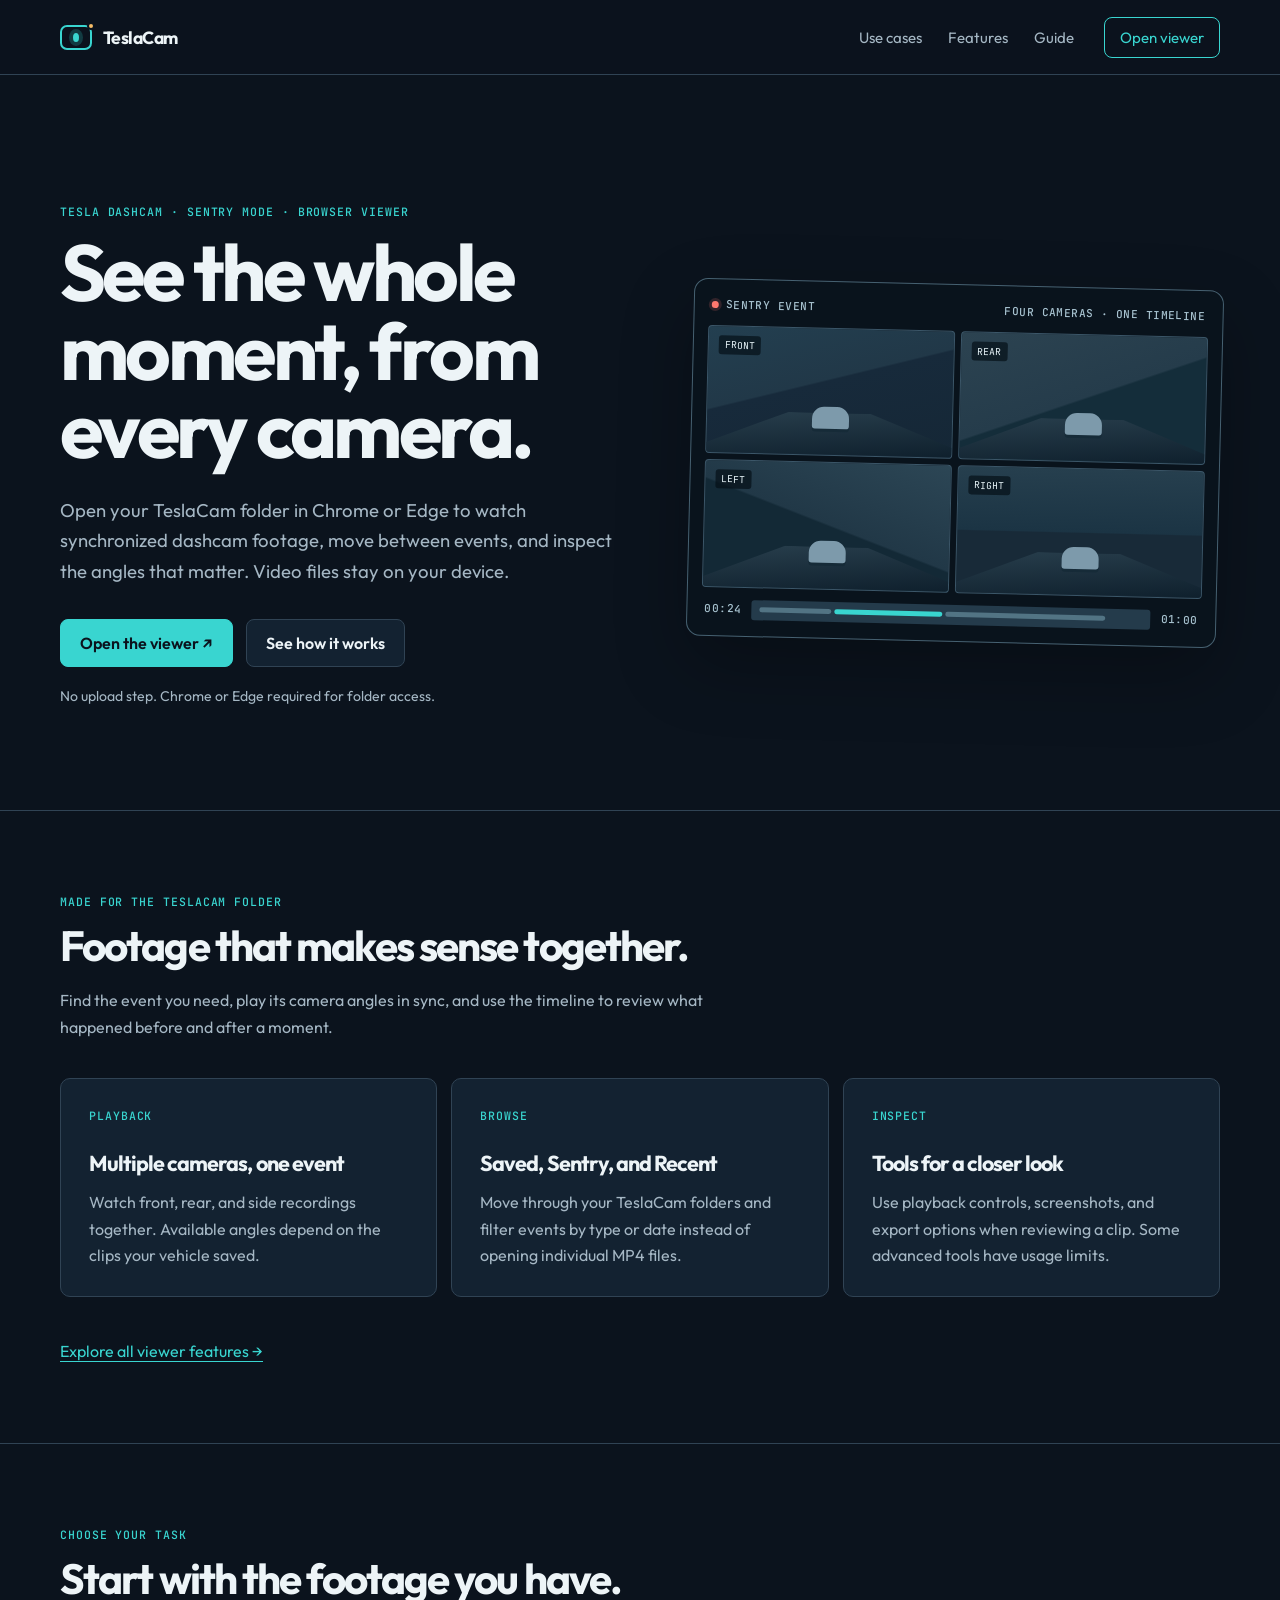
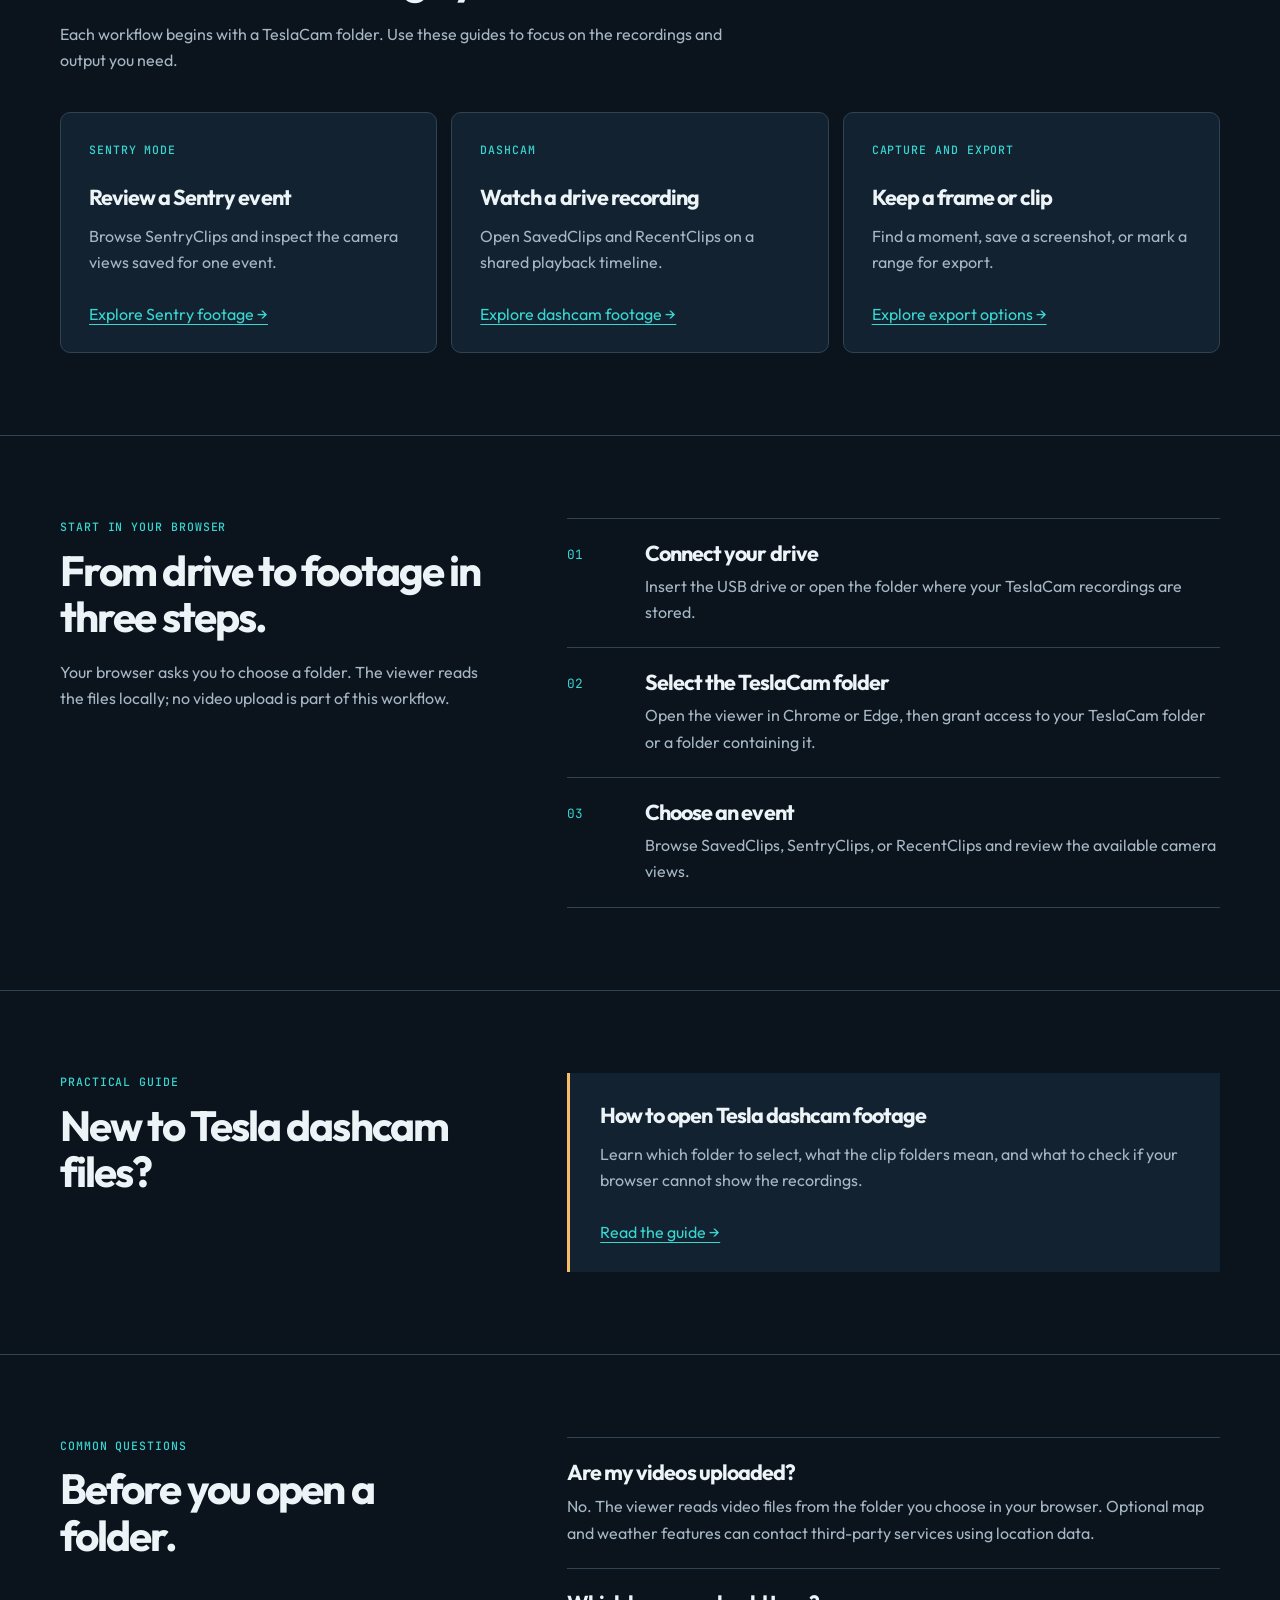
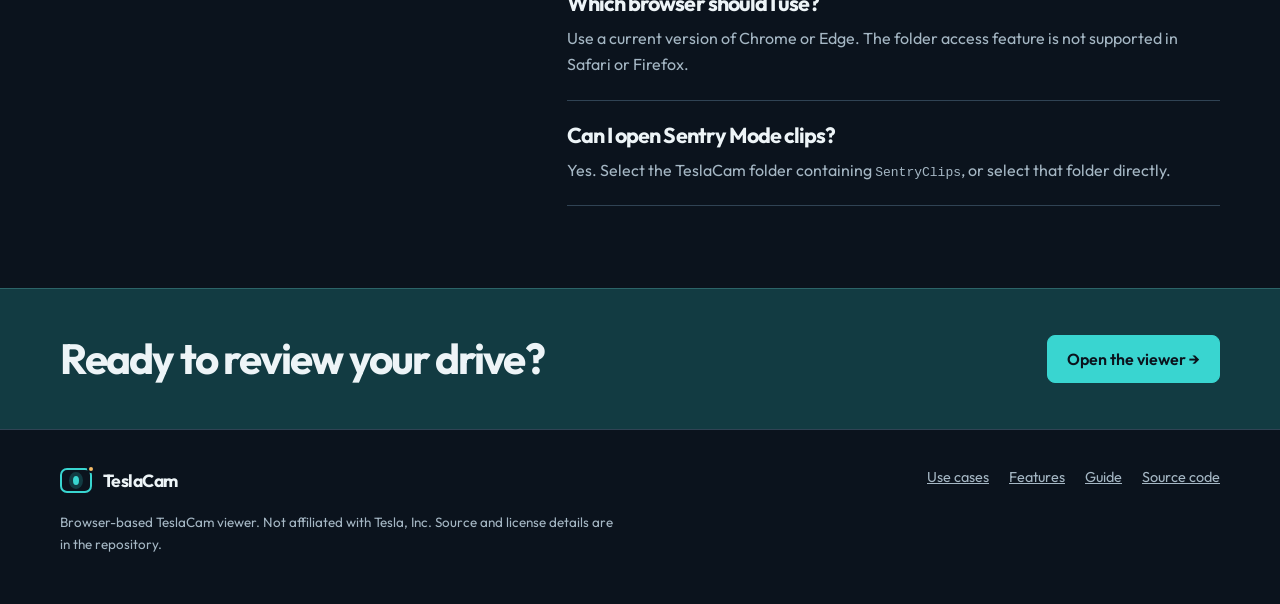
<file: index.html>
<!doctype html>
<html lang="en">
<head>
  <meta charset="utf-8">
  <meta name="viewport" content="width=device-width, initial-scale=1">
  <title>Tesla Dashcam Viewer Online | TeslaCam</title>
  <meta name="description" content="Open Tesla dashcam and Sentry Mode clips in your browser. View multiple cameras together, browse events, and keep video files on your device.">
  <meta name="theme-color" content="#0b131d">
  <link rel="canonical" href="https://teslacam.io/">
  <link rel="icon" type="image/svg+xml" href="/favicon.svg">
  <link rel="stylesheet" href="/styles/site.css">
  <meta property="og:type" content="website">
  <meta property="og:site_name" content="TeslaCam">
  <meta property="og:title" content="Tesla Dashcam Viewer Online | TeslaCam">
  <meta property="og:description" content="Browse Tesla dashcam and Sentry Mode clips with synchronized cameras. Your video files stay on your device.">
  <meta property="og:url" content="https://teslacam.io/">
  <meta name="twitter:card" content="summary">
  <script type="application/ld+json">
  {"@context":"https://schema.org","@type":"WebSite","name":"TeslaCam","url":"https://teslacam.io/","description":"A browser-based viewer for Tesla dashcam and Sentry Mode clips."}
  </script>
<script defer src="/js/clarity.js"></script></head>
<body>
  <a class="skip-link" href="#main">Skip to content</a>
  <header class="site-header">
    <div class="wrap header-inner">
      <a class="brand" href="/" aria-label="TeslaCam home"><span class="brand-mark" aria-hidden="true"></span>TeslaCam</a>
      <nav class="site-nav" aria-label="Main navigation">
        <a href="/#use-cases">Use cases</a>
        <a href="/features/">Features</a>
        <a href="/guides/open-tesla-dashcam-footage/">Guide</a>
        <a class="nav-cta" href="/viewer.html">Open viewer</a>
      </nav>
    </div>
  </header>
  <main id="main">
    <section class="hero">
      <div class="wrap hero-grid">
        <div>
          <p class="eyebrow">Tesla dashcam · Sentry Mode · Browser viewer</p>
          <h1>See the whole moment, from every camera.</h1>
          <p class="lead">Open your TeslaCam folder in Chrome or Edge to watch synchronized dashcam footage, move between events, and inspect the angles that matter. Video files stay on your device.</p>
          <div class="hero-actions">
            <a class="button button-primary" href="/viewer.html">Open the viewer <span aria-hidden="true">&nbsp;↗</span></a>
            <a class="button button-secondary" href="/guides/open-tesla-dashcam-footage/">See how it works</a>
          </div>
          <p class="note">No upload step. Chrome or Edge required for folder access.</p>
        </div>
        <div class="viewfinder" role="img" aria-label="Illustration of four synchronized dashcam camera views and a playback timeline">
          <div class="viewfinder-top"><span><span class="record-dot"></span>SENTRY EVENT</span><span>FOUR CAMERAS · ONE TIMELINE</span></div>
          <div class="camera-grid" aria-hidden="true">
            <div class="camera"><span class="camera-label">FRONT</span></div>
            <div class="camera"><span class="camera-label">REAR</span></div>
            <div class="camera"><span class="camera-label">LEFT</span></div>
            <div class="camera"><span class="camera-label">RIGHT</span></div>
          </div>
          <div class="viewfinder-bottom"><span>00:24</span><div class="timeline-demo" style="flex: 1" aria-hidden="true"><span></span><span></span><span></span></div><span>01:00</span></div>
        </div>
      </div>
    </section>

    <section class="section" aria-labelledby="features-heading">
      <div class="wrap">
        <div class="section-intro">
          <p class="eyebrow">Made for the TeslaCam folder</p>
          <h2 id="features-heading">Footage that makes sense together.</h2>
          <p>Find the event you need, play its camera angles in sync, and use the timeline to review what happened before and after a moment.</p>
        </div>
        <div class="feature-grid">
          <article class="card"><p class="label">Playback</p><h3>Multiple cameras, one event</h3><p>Watch front, rear, and side recordings together. Available angles depend on the clips your vehicle saved.</p></article>
          <article class="card"><p class="label">Browse</p><h3>Saved, Sentry, and Recent</h3><p>Move through your TeslaCam folders and filter events by type or date instead of opening individual MP4 files.</p></article>
          <article class="card"><p class="label">Inspect</p><h3>Tools for a closer look</h3><p>Use playback controls, screenshots, and export options when reviewing a clip. Some advanced tools have usage limits.</p></article>
        </div>
        <div class="inline-actions"><a class="card-link" href="/features/">Explore all viewer features →</a></div>
      </div>
    </section>

    <section class="section" id="use-cases" aria-labelledby="use-cases-heading">
      <div class="wrap">
        <div class="section-intro"><p class="eyebrow">Choose your task</p><h2 id="use-cases-heading">Start with the footage you have.</h2><p>Each workflow begins with a TeslaCam folder. Use these guides to focus on the recordings and output you need.</p></div>
        <div class="guide-grid">
          <article class="card"><p class="label">Sentry Mode</p><h3>Review a Sentry event</h3><p>Browse SentryClips and inspect the camera views saved for one event.</p><a class="card-link" href="/use-cases/sentry-mode-viewer/">Explore Sentry footage →</a></article>
          <article class="card"><p class="label">Dashcam</p><h3>Watch a drive recording</h3><p>Open SavedClips and RecentClips on a shared playback timeline.</p><a class="card-link" href="/use-cases/tesla-dashcam-viewer/">Explore dashcam footage →</a></article>
          <article class="card"><p class="label">Capture and export</p><h3>Keep a frame or clip</h3><p>Find a moment, save a screenshot, or mark a range for export.</p><a class="card-link" href="/use-cases/export-tesla-dashcam-video/">Explore export options →</a></article>
        </div>
      </div>
    </section>

    <section class="section" aria-labelledby="steps-heading">
      <div class="wrap split">
        <div><p class="eyebrow">Start in your browser</p><h2 id="steps-heading">From drive to footage in three steps.</h2><p>Your browser asks you to choose a folder. The viewer reads the files locally; no video upload is part of this workflow.</p></div>
        <ol class="steps">
          <li><span class="step-number">01</span><div><h3>Connect your drive</h3><p>Insert the USB drive or open the folder where your TeslaCam recordings are stored.</p></div></li>
          <li><span class="step-number">02</span><div><h3>Select the TeslaCam folder</h3><p>Open the viewer in Chrome or Edge, then grant access to your TeslaCam folder or a folder containing it.</p></div></li>
          <li><span class="step-number">03</span><div><h3>Choose an event</h3><p>Browse SavedClips, SentryClips, or RecentClips and review the available camera views.</p></div></li>
        </ol>
      </div>
    </section>

    <section class="section" aria-labelledby="guide-heading">
      <div class="wrap split">
        <div><p class="eyebrow">Practical guide</p><h2 id="guide-heading">New to Tesla dashcam files?</h2></div>
        <div class="callout"><h3>How to open Tesla dashcam footage</h3><p>Learn which folder to select, what the clip folders mean, and what to check if your browser cannot show the recordings.</p><a class="card-link" href="/guides/open-tesla-dashcam-footage/">Read the guide →</a></div>
      </div>
    </section>

    <section class="section" aria-labelledby="faq-heading">
      <div class="wrap split">
        <div><p class="eyebrow">Common questions</p><h2 id="faq-heading">Before you open a folder.</h2></div>
        <div class="faq">
          <div class="faq-item"><h3>Are my videos uploaded?</h3><p>No. The viewer reads video files from the folder you choose in your browser. Optional map and weather features can contact third-party services using location data.</p></div>
          <div class="faq-item"><h3>Which browser should I use?</h3><p>Use a current version of Chrome or Edge. The folder access feature is not supported in Safari or Firefox.</p></div>
          <div class="faq-item"><h3>Can I open Sentry Mode clips?</h3><p>Yes. Select the TeslaCam folder containing <code>SentryClips</code>, or select that folder directly.</p></div>
        </div>
      </div>
    </section>

    <section class="cta-band"><div class="wrap cta-inner"><h2>Ready to review your drive?</h2><a class="button button-primary" href="/viewer.html">Open the viewer →</a></div></section>
  </main>
  <footer class="site-footer"><div class="wrap footer-inner"><div><a class="brand" href="/"><span class="brand-mark" aria-hidden="true"></span>TeslaCam</a><p>Browser-based TeslaCam viewer. Not affiliated with Tesla, Inc. Source and license details are in the repository.</p></div><nav class="footer-links" aria-label="Footer navigation"><a href="/#use-cases">Use cases</a><a href="/features/">Features</a><a href="/guides/open-tesla-dashcam-footage/">Guide</a><a href="https://github.com/Lynsea/TeslaCamViewer">Source code</a></nav></div></footer>
</body>
</html>
</file>
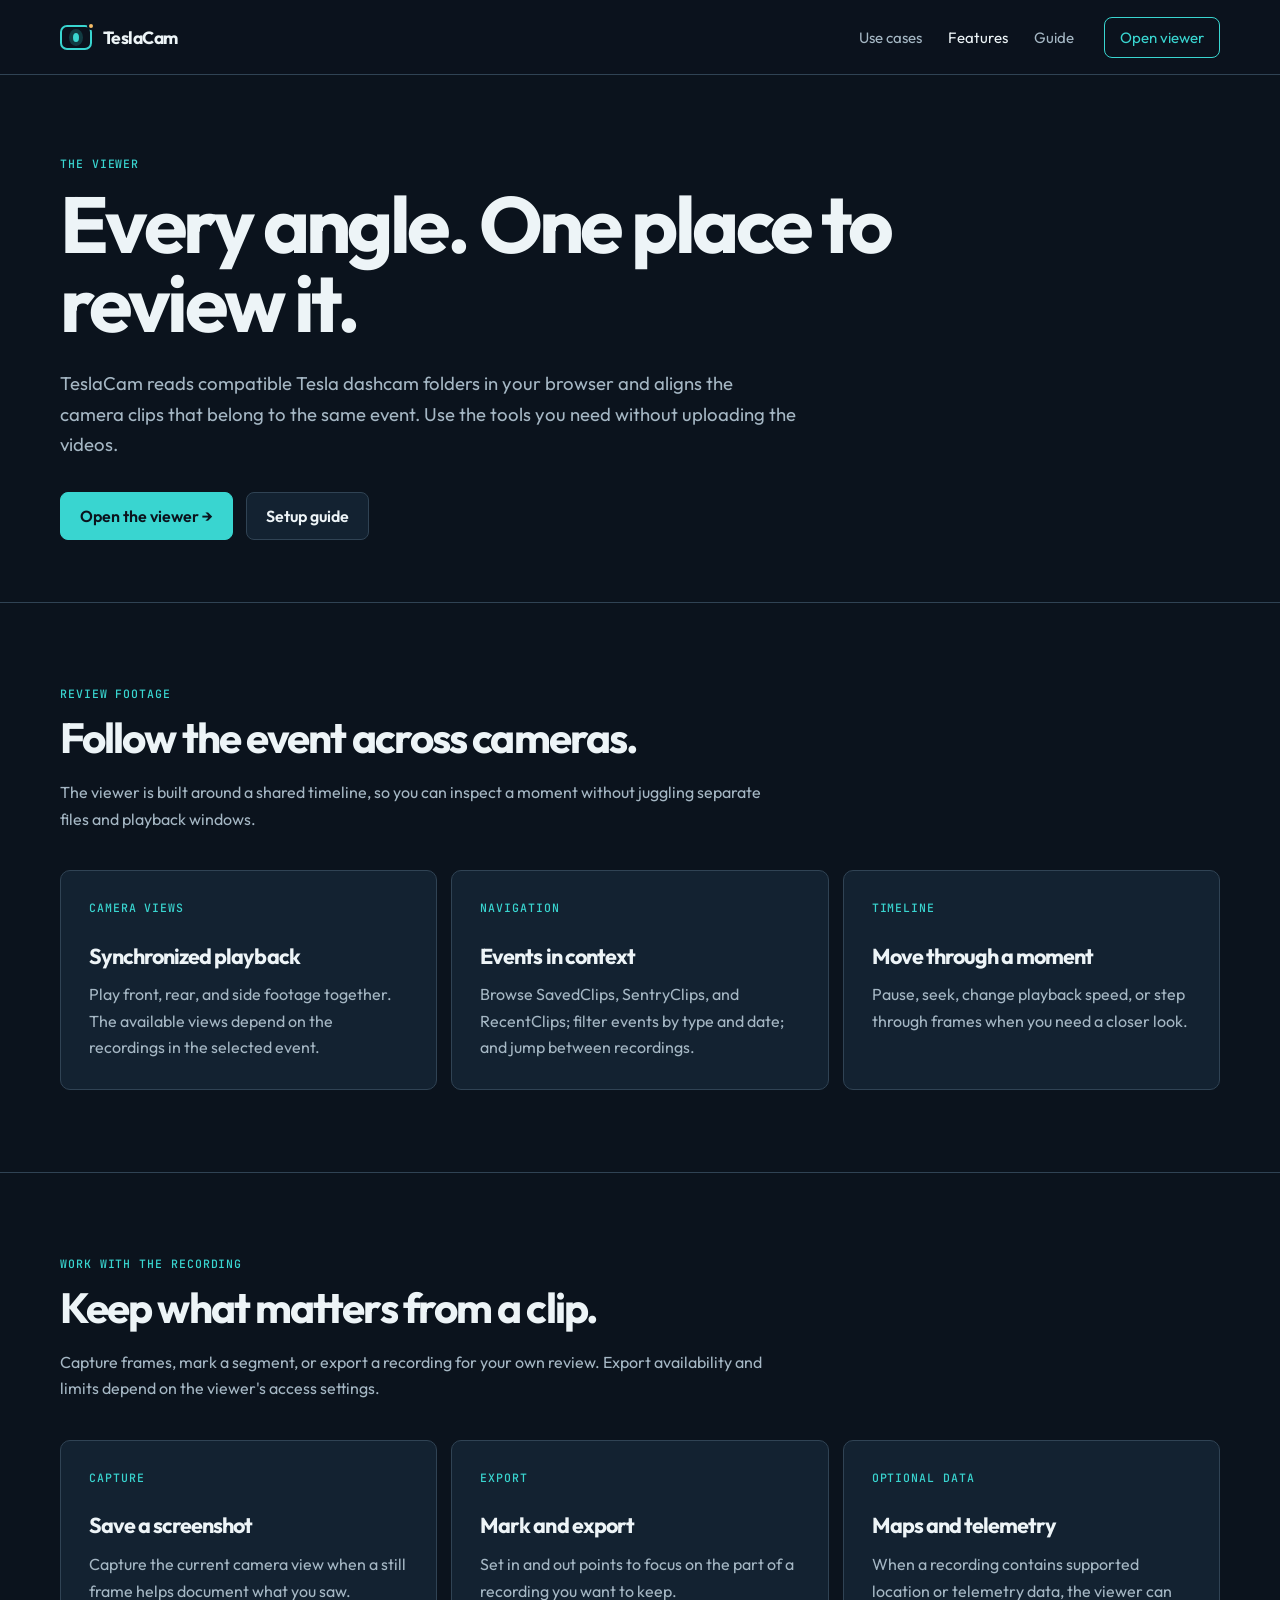
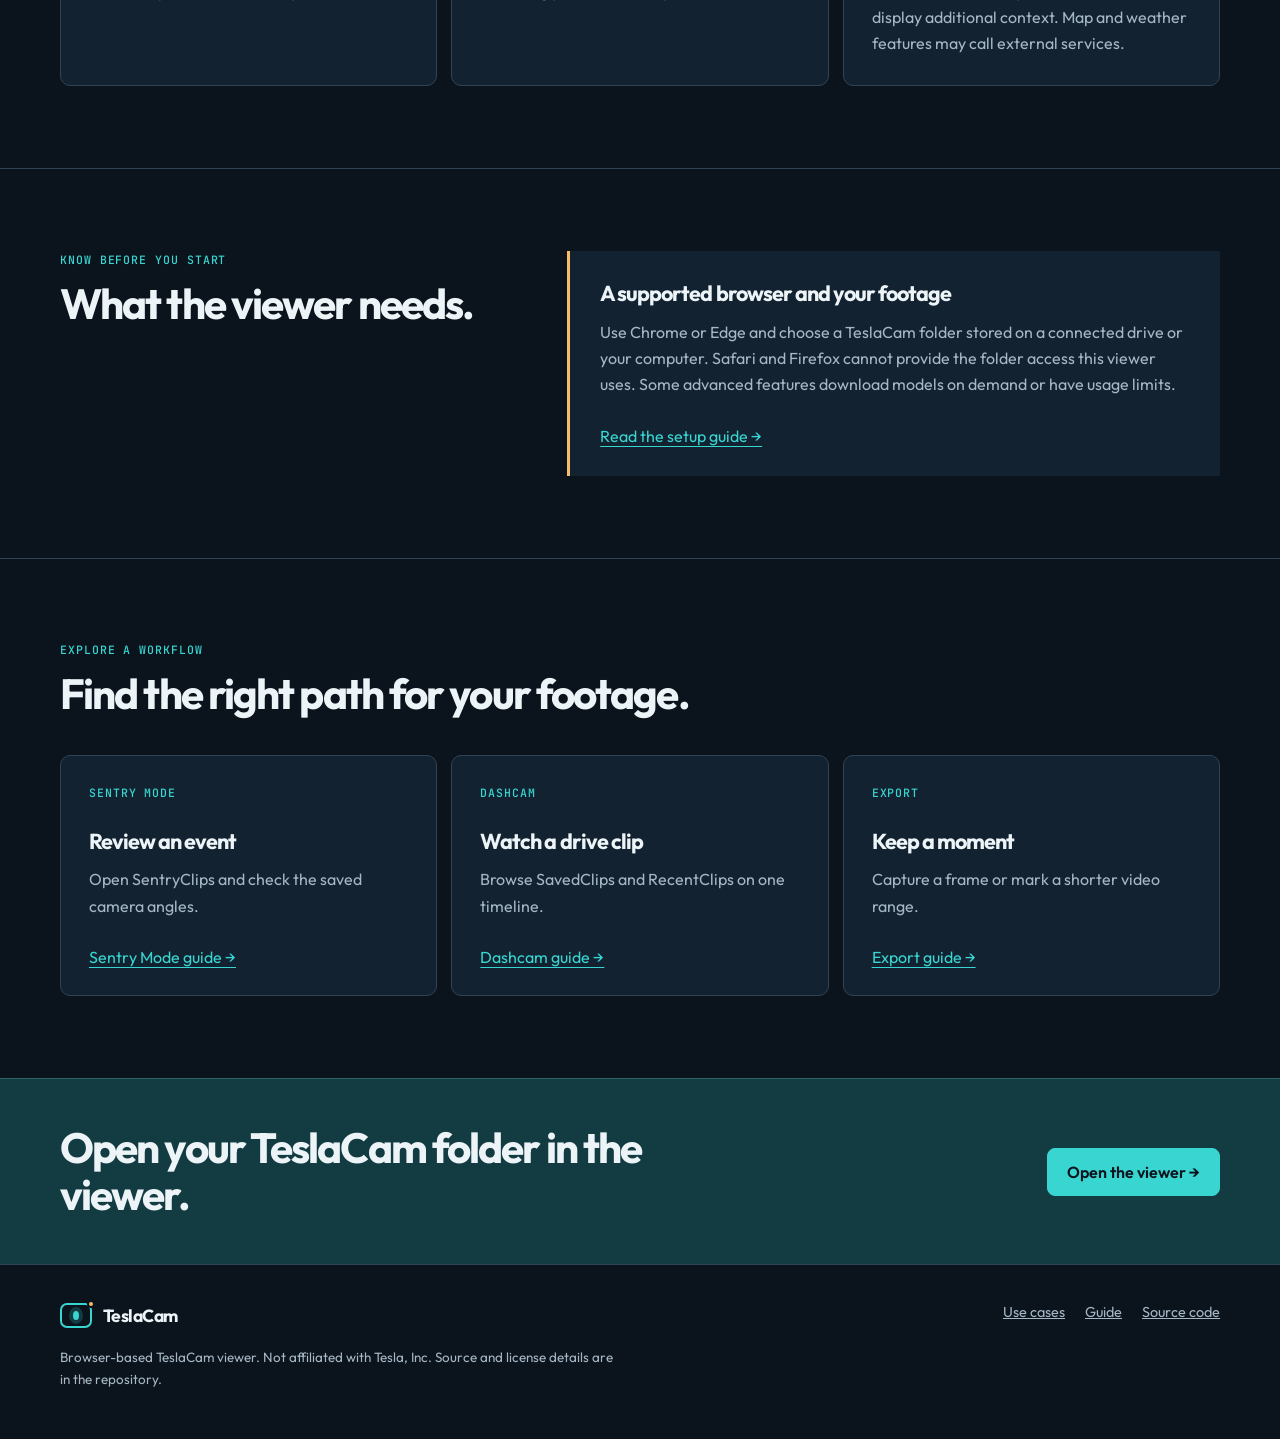
<file: features/index.html>
<!doctype html>
<html lang="en">
<head>
  <meta charset="utf-8">
  <meta name="viewport" content="width=device-width, initial-scale=1">
  <title>Tesla Dashcam Viewer Features | TeslaCam</title>
  <meta name="description" content="Explore synchronized Tesla dashcam playback, Sentry Mode event browsing, timeline controls, screenshots, and export tools in a browser-based viewer.">
  <meta name="theme-color" content="#0b131d">
  <link rel="canonical" href="https://teslacam.io/features/">
  <link rel="icon" type="image/svg+xml" href="/favicon.svg">
  <link rel="stylesheet" href="/styles/site.css">
  <meta property="og:type" content="website">
  <meta property="og:site_name" content="TeslaCam">
  <meta property="og:title" content="Tesla Dashcam Viewer Features | TeslaCam">
  <meta property="og:description" content="See how the viewer brings TeslaCam events, camera angles, and playback tools together.">
  <meta property="og:url" content="https://teslacam.io/features/">
  <meta name="twitter:card" content="summary">
  <script type="application/ld+json">
  {"@context":"https://schema.org","@type":"WebPage","name":"Tesla Dashcam Viewer Features","url":"https://teslacam.io/features/","isPartOf":{"@type":"WebSite","name":"TeslaCam","url":"https://teslacam.io/"}}
  </script>
<script defer src="/js/clarity.js"></script></head>
<body>
  <a class="skip-link" href="#main">Skip to content</a>
  <header class="site-header"><div class="wrap header-inner"><a class="brand" href="/" aria-label="TeslaCam home"><span class="brand-mark" aria-hidden="true"></span>TeslaCam</a><nav class="site-nav" aria-label="Main navigation"><a href="/#use-cases">Use cases</a><a href="/features/" aria-current="page">Features</a><a href="/guides/open-tesla-dashcam-footage/">Guide</a><a class="nav-cta" href="/viewer.html">Open viewer</a></nav></div></header>
  <main id="main">
    <section class="page-hero"><div class="wrap"><p class="eyebrow">The viewer</p><h1>Every angle. One place to review it.</h1><p class="lead">TeslaCam reads compatible Tesla dashcam folders in your browser and aligns the camera clips that belong to the same event. Use the tools you need without uploading the videos.</p><div class="hero-actions"><a class="button button-primary" href="/viewer.html">Open the viewer →</a><a class="button button-secondary" href="/guides/open-tesla-dashcam-footage/">Setup guide</a></div></div></section>
    <section class="section"><div class="wrap"><div class="section-intro"><p class="eyebrow">Review footage</p><h2>Follow the event across cameras.</h2><p>The viewer is built around a shared timeline, so you can inspect a moment without juggling separate files and playback windows.</p></div><div class="feature-grid">
      <article class="card"><p class="label">Camera views</p><h3>Synchronized playback</h3><p>Play front, rear, and side footage together. The available views depend on the recordings in the selected event.</p></article>
      <article class="card"><p class="label">Navigation</p><h3>Events in context</h3><p>Browse SavedClips, SentryClips, and RecentClips; filter events by type and date; and jump between recordings.</p></article>
      <article class="card"><p class="label">Timeline</p><h3>Move through a moment</h3><p>Pause, seek, change playback speed, or step through frames when you need a closer look.</p></article>
    </div></div></section>
    <section class="section"><div class="wrap"><div class="section-intro"><p class="eyebrow">Work with the recording</p><h2>Keep what matters from a clip.</h2><p>Capture frames, mark a segment, or export a recording for your own review. Export availability and limits depend on the viewer's access settings.</p></div><div class="feature-grid">
      <article class="card"><p class="label">Capture</p><h3>Save a screenshot</h3><p>Capture the current camera view when a still frame helps document what you saw.</p></article>
      <article class="card"><p class="label">Export</p><h3>Mark and export</h3><p>Set in and out points to focus on the part of a recording you want to keep.</p></article>
      <article class="card"><p class="label">Optional data</p><h3>Maps and telemetry</h3><p>When a recording contains supported location or telemetry data, the viewer can display additional context. Map and weather features may call external services.</p></article>
    </div></div></section>
    <section class="section"><div class="wrap split"><div><p class="eyebrow">Know before you start</p><h2>What the viewer needs.</h2></div><div class="callout"><h3>A supported browser and your footage</h3><p>Use Chrome or Edge and choose a TeslaCam folder stored on a connected drive or your computer. Safari and Firefox cannot provide the folder access this viewer uses. Some advanced features download models on demand or have usage limits.</p><a class="card-link" href="/guides/open-tesla-dashcam-footage/">Read the setup guide →</a></div></div></section>
    <section class="section"><div class="wrap"><div class="section-intro"><p class="eyebrow">Explore a workflow</p><h2>Find the right path for your footage.</h2></div><div class="guide-grid"><article class="card"><p class="label">Sentry Mode</p><h3>Review an event</h3><p>Open SentryClips and check the saved camera angles.</p><a class="card-link" href="/use-cases/sentry-mode-viewer/">Sentry Mode guide →</a></article><article class="card"><p class="label">Dashcam</p><h3>Watch a drive clip</h3><p>Browse SavedClips and RecentClips on one timeline.</p><a class="card-link" href="/use-cases/tesla-dashcam-viewer/">Dashcam guide →</a></article><article class="card"><p class="label">Export</p><h3>Keep a moment</h3><p>Capture a frame or mark a shorter video range.</p><a class="card-link" href="/use-cases/export-tesla-dashcam-video/">Export guide →</a></article></div></div></section>
    <section class="cta-band"><div class="wrap cta-inner"><h2>Open your TeslaCam folder in the viewer.</h2><a class="button button-primary" href="/viewer.html">Open the viewer →</a></div></section>
  </main>
  <footer class="site-footer"><div class="wrap footer-inner"><div><a class="brand" href="/"><span class="brand-mark" aria-hidden="true"></span>TeslaCam</a><p>Browser-based TeslaCam viewer. Not affiliated with Tesla, Inc. Source and license details are in the repository.</p></div><nav class="footer-links" aria-label="Footer navigation"><a href="/#use-cases">Use cases</a><a href="/guides/open-tesla-dashcam-footage/">Guide</a><a href="https://github.com/Lynsea/TeslaCamViewer">Source code</a></nav></div></footer>
</body>
</html>
</file>
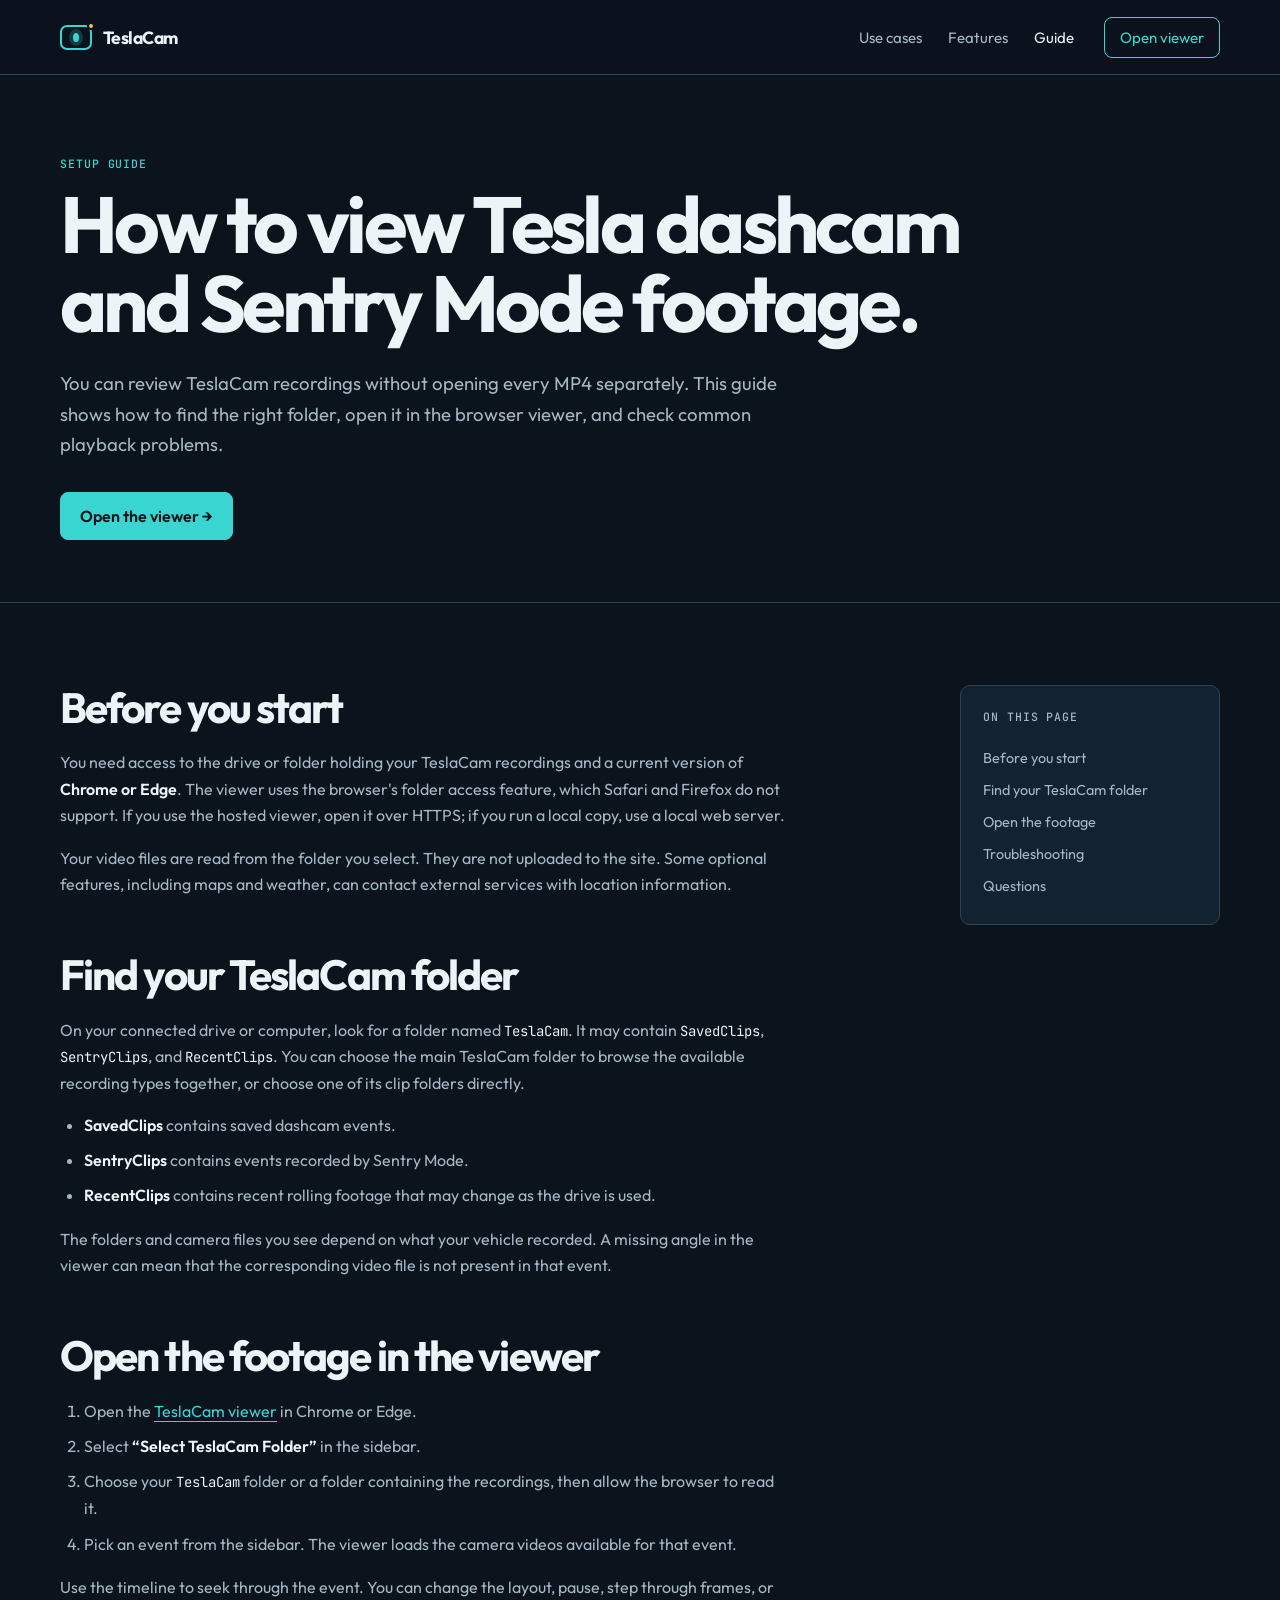
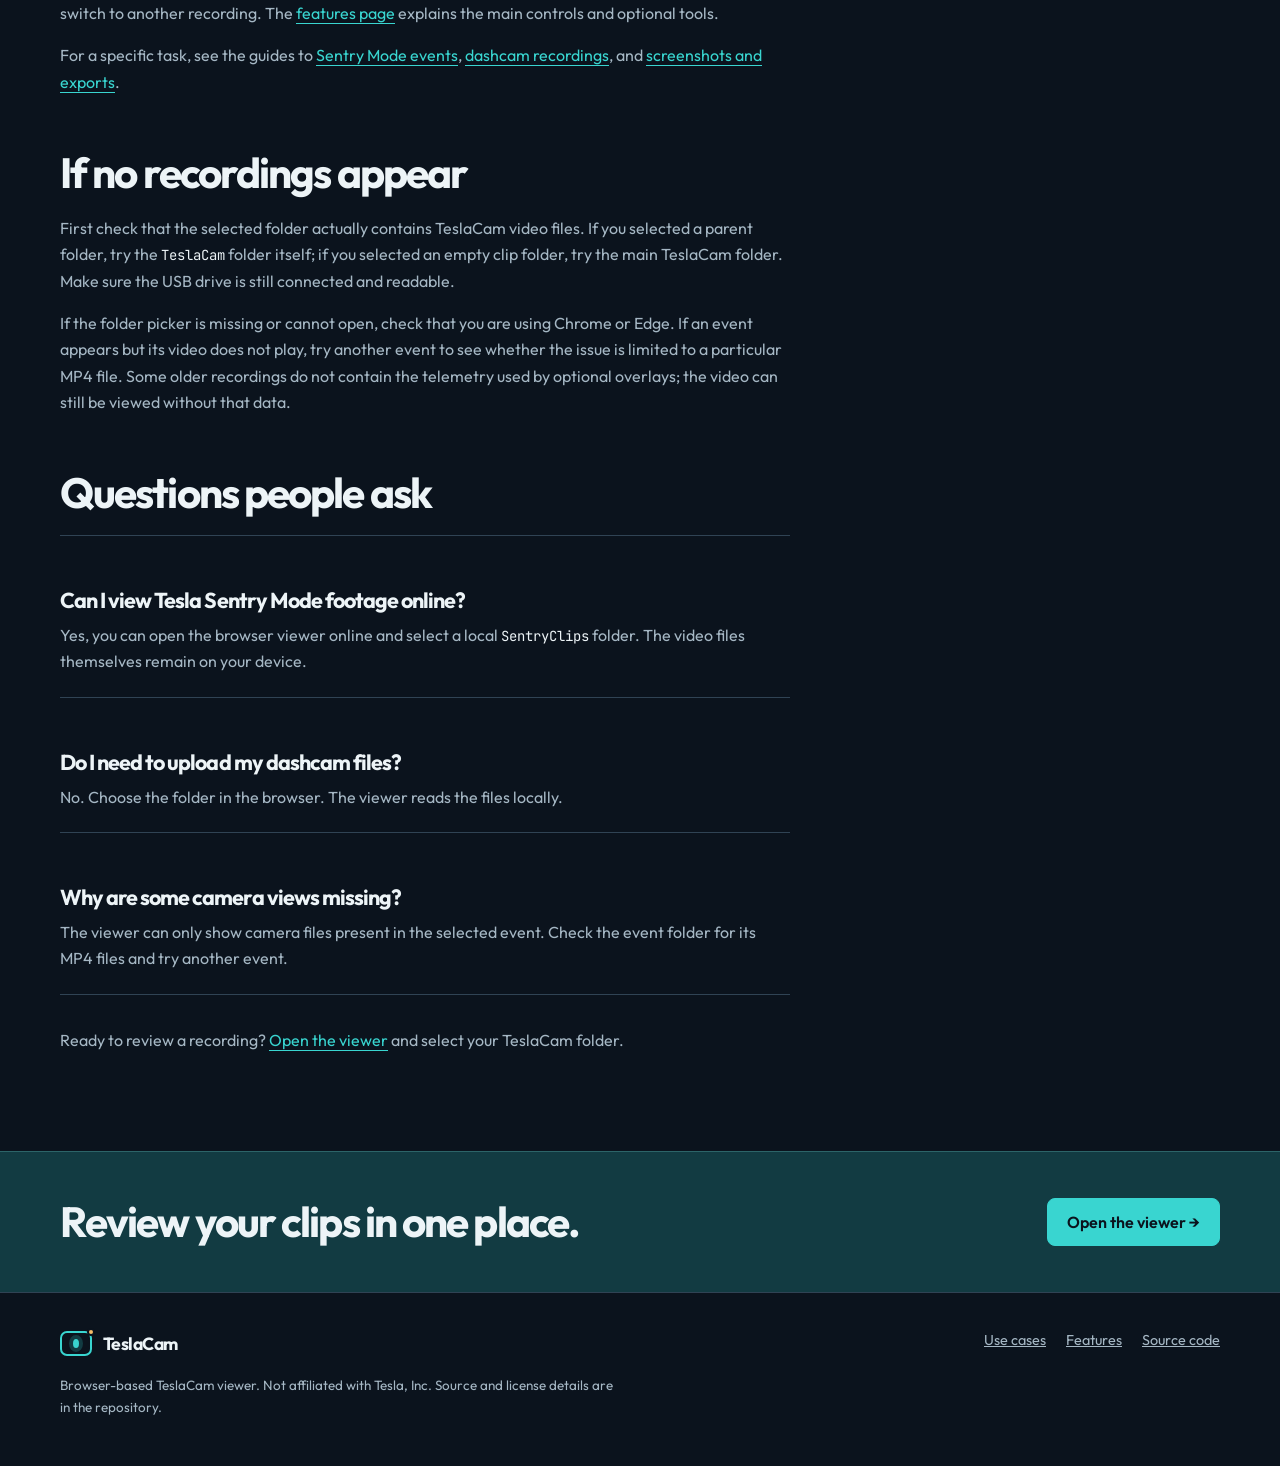
<file: guides/open-tesla-dashcam-footage/index.html>
<!doctype html>
<html lang="en">
<head>
  <meta charset="utf-8">
  <meta name="viewport" content="width=device-width, initial-scale=1">
  <title>How to View Tesla Dashcam &amp; Sentry Clips | TeslaCam</title>
  <meta name="description" content="Learn how to open Tesla dashcam and Sentry Mode footage in Chrome or Edge, select the right TeslaCam folder, review camera angles, and fix common folder issues.">
  <meta name="theme-color" content="#0b131d">
  <link rel="canonical" href="https://teslacam.io/guides/open-tesla-dashcam-footage/">
  <link rel="icon" type="image/svg+xml" href="/favicon.svg">
  <link rel="stylesheet" href="/styles/site.css">
  <meta property="og:type" content="article">
  <meta property="og:site_name" content="TeslaCam">
  <meta property="og:title" content="How to View Tesla Dashcam &amp; Sentry Clips">
  <meta property="og:description" content="A practical guide to opening TeslaCam footage and reviewing the available camera angles in your browser.">
  <meta property="og:url" content="https://teslacam.io/guides/open-tesla-dashcam-footage/">
  <meta name="twitter:card" content="summary">
  <script type="application/ld+json">
  {"@context":"https://schema.org","@type":"BreadcrumbList","itemListElement":[{"@type":"ListItem","position":1,"name":"Home","item":"https://teslacam.io/"},{"@type":"ListItem","position":2,"name":"How to view Tesla dashcam footage","item":"https://teslacam.io/guides/open-tesla-dashcam-footage/"}]}
  </script>
<script defer src="/js/clarity.js"></script></head>
<body>
  <a class="skip-link" href="#main">Skip to content</a>
  <header class="site-header"><div class="wrap header-inner"><a class="brand" href="/" aria-label="TeslaCam home"><span class="brand-mark" aria-hidden="true"></span>TeslaCam</a><nav class="site-nav" aria-label="Main navigation"><a href="/#use-cases">Use cases</a><a href="/features/">Features</a><a href="/guides/open-tesla-dashcam-footage/" aria-current="page">Guide</a><a class="nav-cta" href="/viewer.html">Open viewer</a></nav></div></header>
  <main id="main">
    <section class="page-hero"><div class="wrap"><p class="eyebrow">Setup guide</p><h1>How to view Tesla dashcam and Sentry Mode footage.</h1><p class="lead">You can review TeslaCam recordings without opening every MP4 separately. This guide shows how to find the right folder, open it in the browser viewer, and check common playback problems.</p><div class="hero-actions"><a class="button button-primary" href="/viewer.html">Open the viewer →</a></div></div></section>
    <section class="section"><div class="wrap content-grid">
      <article class="prose">
        <h2 id="before">Before you start</h2>
        <p>You need access to the drive or folder holding your TeslaCam recordings and a current version of <strong>Chrome or Edge</strong>. The viewer uses the browser's folder access feature, which Safari and Firefox do not support. If you use the hosted viewer, open it over HTTPS; if you run a local copy, use a local web server.</p>
        <p>Your video files are read from the folder you select. They are not uploaded to the site. Some optional features, including maps and weather, can contact external services with location information.</p>

        <h2 id="find-folder">Find your TeslaCam folder</h2>
        <p>On your connected drive or computer, look for a folder named <code>TeslaCam</code>. It may contain <code>SavedClips</code>, <code>SentryClips</code>, and <code>RecentClips</code>. You can choose the main TeslaCam folder to browse the available recording types together, or choose one of its clip folders directly.</p>
        <ul>
          <li><strong>SavedClips</strong> contains saved dashcam events.</li>
          <li><strong>SentryClips</strong> contains events recorded by Sentry Mode.</li>
          <li><strong>RecentClips</strong> contains recent rolling footage that may change as the drive is used.</li>
        </ul>
        <p>The folders and camera files you see depend on what your vehicle recorded. A missing angle in the viewer can mean that the corresponding video file is not present in that event.</p>

        <h2 id="open-folder">Open the footage in the viewer</h2>
        <ol>
          <li>Open the <a href="/viewer.html">TeslaCam viewer</a> in Chrome or Edge.</li>
          <li>Select <strong>“Select TeslaCam Folder”</strong> in the sidebar.</li>
          <li>Choose your <code>TeslaCam</code> folder or a folder containing the recordings, then allow the browser to read it.</li>
          <li>Pick an event from the sidebar. The viewer loads the camera videos available for that event.</li>
        </ol>
        <p>Use the timeline to seek through the event. You can change the layout, pause, step through frames, or switch to another recording. The <a href="/features/">features page</a> explains the main controls and optional tools.</p>
        <p>For a specific task, see the guides to <a href="/use-cases/sentry-mode-viewer/">Sentry Mode events</a>, <a href="/use-cases/tesla-dashcam-viewer/">dashcam recordings</a>, and <a href="/use-cases/export-tesla-dashcam-video/">screenshots and exports</a>.</p>

        <h2 id="troubleshooting">If no recordings appear</h2>
        <p>First check that the selected folder actually contains TeslaCam video files. If you selected a parent folder, try the <code>TeslaCam</code> folder itself; if you selected an empty clip folder, try the main TeslaCam folder. Make sure the USB drive is still connected and readable.</p>
        <p>If the folder picker is missing or cannot open, check that you are using Chrome or Edge. If an event appears but its video does not play, try another event to see whether the issue is limited to a particular MP4 file. Some older recordings do not contain the telemetry used by optional overlays; the video can still be viewed without that data.</p>

        <h2 id="questions">Questions people ask</h2>
        <div class="faq">
          <div class="faq-item"><h3>Can I view Tesla Sentry Mode footage online?</h3><p>Yes, you can open the browser viewer online and select a local <code>SentryClips</code> folder. The video files themselves remain on your device.</p></div>
          <div class="faq-item"><h3>Do I need to upload my dashcam files?</h3><p>No. Choose the folder in the browser. The viewer reads the files locally.</p></div>
          <div class="faq-item"><h3>Why are some camera views missing?</h3><p>The viewer can only show camera files present in the selected event. Check the event folder for its MP4 files and try another event.</p></div>
        </div>
        <p style="margin-top: 32px">Ready to review a recording? <a href="/viewer.html">Open the viewer</a> and select your TeslaCam folder.</p>
      </article>
      <nav class="toc" aria-label="On this page"><p class="label">On this page</p><a href="#before">Before you start</a><a href="#find-folder">Find your TeslaCam folder</a><a href="#open-folder">Open the footage</a><a href="#troubleshooting">Troubleshooting</a><a href="#questions">Questions</a></nav>
    </div></section>
    <section class="cta-band"><div class="wrap cta-inner"><h2>Review your clips in one place.</h2><a class="button button-primary" href="/viewer.html">Open the viewer →</a></div></section>
  </main>
  <footer class="site-footer"><div class="wrap footer-inner"><div><a class="brand" href="/"><span class="brand-mark" aria-hidden="true"></span>TeslaCam</a><p>Browser-based TeslaCam viewer. Not affiliated with Tesla, Inc. Source and license details are in the repository.</p></div><nav class="footer-links" aria-label="Footer navigation"><a href="/#use-cases">Use cases</a><a href="/features/">Features</a><a href="https://github.com/Lynsea/TeslaCamViewer">Source code</a></nav></div></footer>
</body>
</html>
</file>
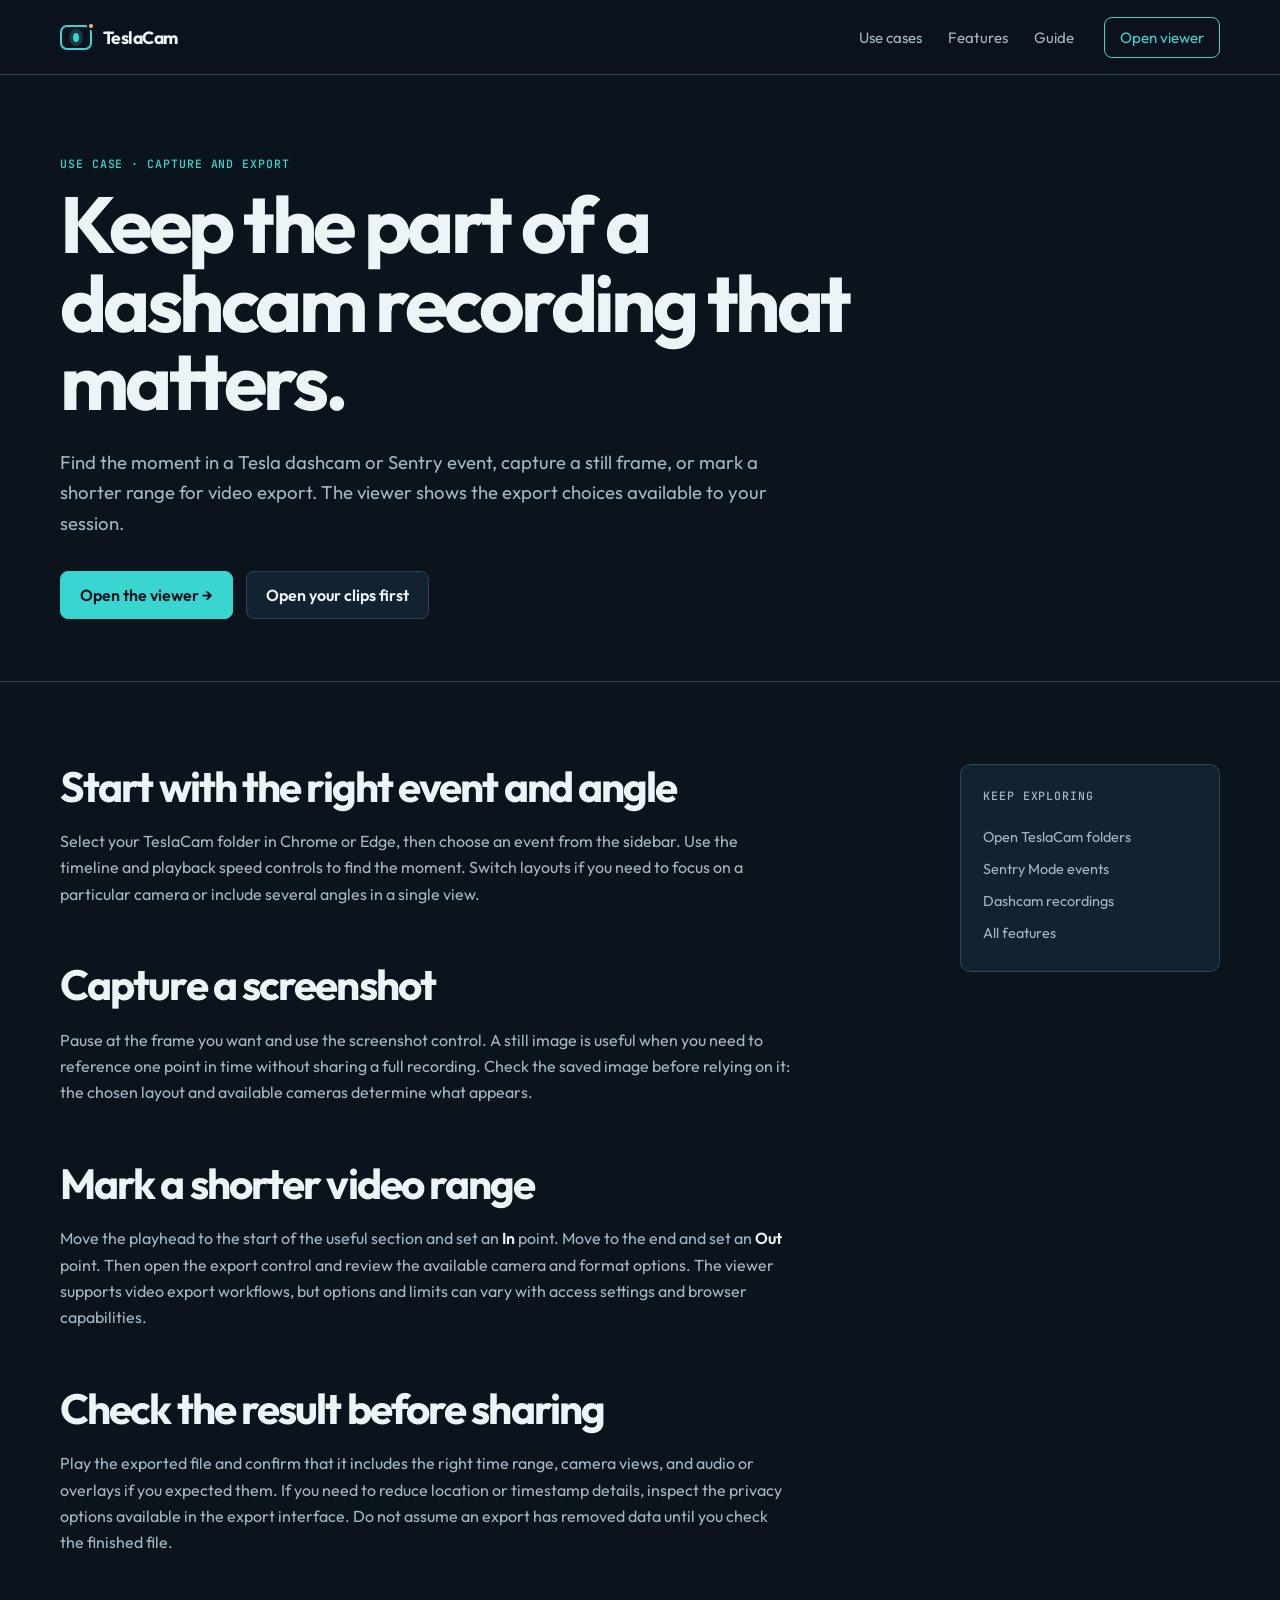
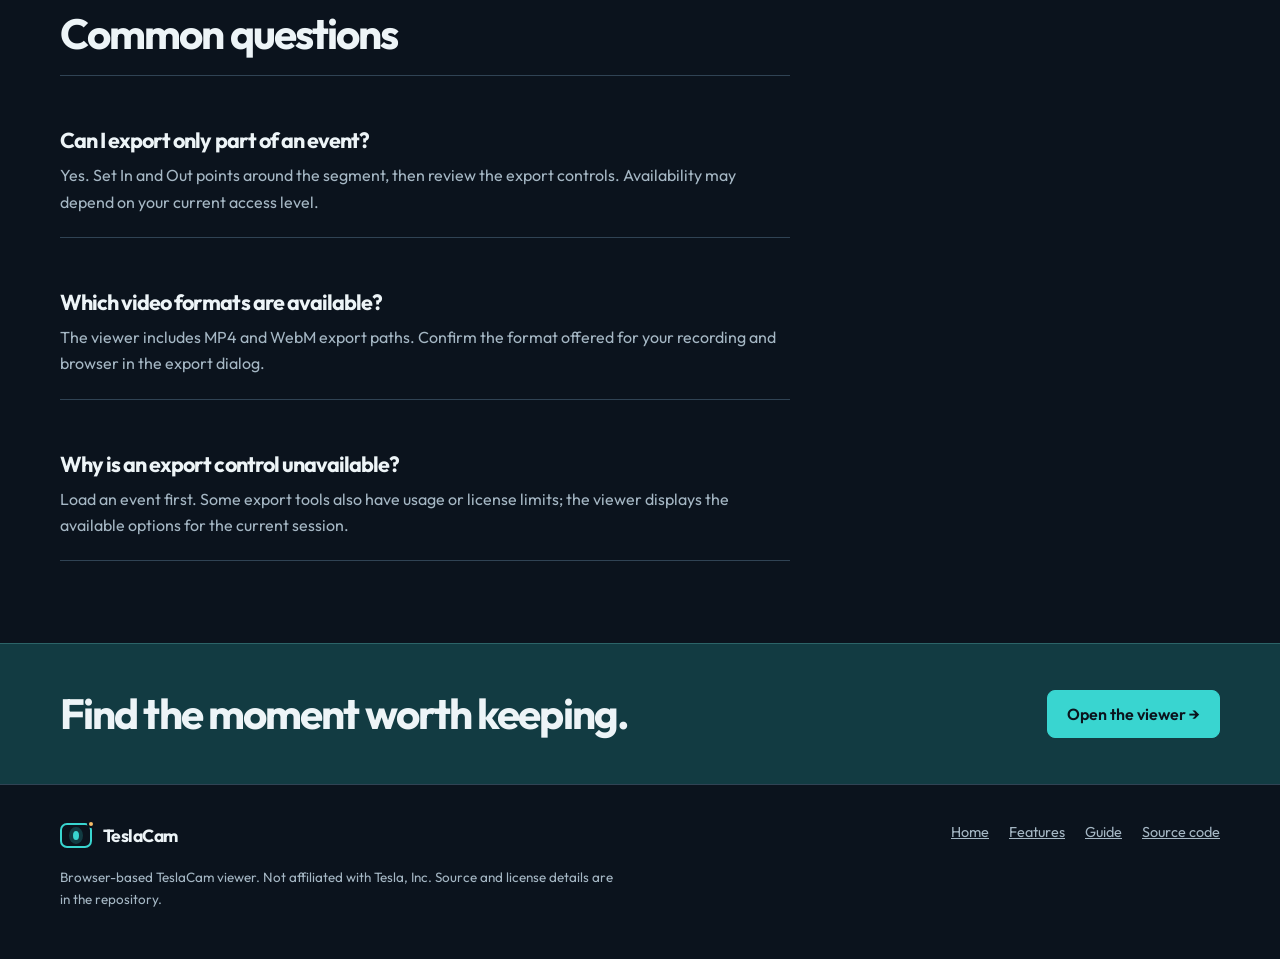
<file: use-cases/export-tesla-dashcam-video/index.html>
<!doctype html>
<html lang="en">
<head>
  <meta charset="utf-8">
  <meta name="viewport" content="width=device-width, initial-scale=1">
  <title>Export Tesla Dashcam Video &amp; Screenshots | TeslaCam</title>
  <meta name="description" content="Learn how to capture a frame, mark a clip range, and export Tesla dashcam or Sentry Mode footage from the browser viewer. Check format and access limits first.">
  <meta name="theme-color" content="#0b131d">
  <link rel="canonical" href="https://teslacam.io/use-cases/export-tesla-dashcam-video/">
  <link rel="icon" type="image/svg+xml" href="/favicon.svg">
  <link rel="stylesheet" href="/styles/site.css">
  <meta property="og:type" content="website">
  <meta property="og:site_name" content="TeslaCam">
  <meta property="og:title" content="Export Tesla Dashcam Video &amp; Screenshots">
  <meta property="og:description" content="Capture a frame or mark a shorter video range in the TeslaCam browser viewer.">
  <meta property="og:url" content="https://teslacam.io/use-cases/export-tesla-dashcam-video/">
  <meta name="twitter:card" content="summary">
  <script type="application/ld+json">
  {"@context":"https://schema.org","@type":"WebPage","name":"Export Tesla Dashcam Video and Screenshots","url":"https://teslacam.io/use-cases/export-tesla-dashcam-video/","isPartOf":{"@type":"WebSite","name":"TeslaCam","url":"https://teslacam.io/"}}
  </script>
<script defer src="/js/clarity.js"></script></head>
<body>
  <a class="skip-link" href="#main">Skip to content</a>
  <header class="site-header"><div class="wrap header-inner"><a class="brand" href="/" aria-label="TeslaCam home"><span class="brand-mark" aria-hidden="true"></span>TeslaCam</a><nav class="site-nav" aria-label="Main navigation"><a href="/#use-cases">Use cases</a><a href="/features/">Features</a><a href="/guides/open-tesla-dashcam-footage/">Guide</a><a class="nav-cta" href="/viewer.html">Open viewer</a></nav></div></header>
  <main id="main">
    <section class="page-hero"><div class="wrap"><p class="eyebrow">Use case · Capture and export</p><h1>Keep the part of a dashcam recording that matters.</h1><p class="lead">Find the moment in a Tesla dashcam or Sentry event, capture a still frame, or mark a shorter range for video export. The viewer shows the export choices available to your session.</p><div class="hero-actions"><a class="button button-primary" href="/viewer.html">Open the viewer →</a><a class="button button-secondary" href="/guides/open-tesla-dashcam-footage/">Open your clips first</a></div></div></section>
    <section class="section"><div class="wrap content-grid"><article class="prose">
      <h2>Start with the right event and angle</h2><p>Select your TeslaCam folder in Chrome or Edge, then choose an event from the sidebar. Use the timeline and playback speed controls to find the moment. Switch layouts if you need to focus on a particular camera or include several angles in a single view.</p>
      <h2>Capture a screenshot</h2><p>Pause at the frame you want and use the screenshot control. A still image is useful when you need to reference one point in time without sharing a full recording. Check the saved image before relying on it: the chosen layout and available cameras determine what appears.</p>
      <h2>Mark a shorter video range</h2><p>Move the playhead to the start of the useful section and set an <strong>In</strong> point. Move to the end and set an <strong>Out</strong> point. Then open the export control and review the available camera and format options. The viewer supports video export workflows, but options and limits can vary with access settings and browser capabilities.</p>
      <h2>Check the result before sharing</h2><p>Play the exported file and confirm that it includes the right time range, camera views, and audio or overlays if you expected them. If you need to reduce location or timestamp details, inspect the privacy options available in the export interface. Do not assume an export has removed data until you check the finished file.</p>
      <h2>Common questions</h2><div class="faq"><div class="faq-item"><h3>Can I export only part of an event?</h3><p>Yes. Set In and Out points around the segment, then review the export controls. Availability may depend on your current access level.</p></div><div class="faq-item"><h3>Which video formats are available?</h3><p>The viewer includes MP4 and WebM export paths. Confirm the format offered for your recording and browser in the export dialog.</p></div><div class="faq-item"><h3>Why is an export control unavailable?</h3><p>Load an event first. Some export tools also have usage or license limits; the viewer displays the available options for the current session.</p></div></div>
    </article><nav class="toc" aria-label="Related pages"><p class="label">Keep exploring</p><a href="/guides/open-tesla-dashcam-footage/">Open TeslaCam folders</a><a href="/use-cases/sentry-mode-viewer/">Sentry Mode events</a><a href="/use-cases/tesla-dashcam-viewer/">Dashcam recordings</a><a href="/features/">All features</a></nav></div></section>
    <section class="cta-band"><div class="wrap cta-inner"><h2>Find the moment worth keeping.</h2><a class="button button-primary" href="/viewer.html">Open the viewer →</a></div></section>
  </main>
  <footer class="site-footer"><div class="wrap footer-inner"><div><a class="brand" href="/"><span class="brand-mark" aria-hidden="true"></span>TeslaCam</a><p>Browser-based TeslaCam viewer. Not affiliated with Tesla, Inc. Source and license details are in the repository.</p></div><nav class="footer-links" aria-label="Footer navigation"><a href="/">Home</a><a href="/features/">Features</a><a href="/guides/open-tesla-dashcam-footage/">Guide</a><a href="https://github.com/Lynsea/TeslaCamViewer">Source code</a></nav></div></footer>
</body>
</html>
</file>
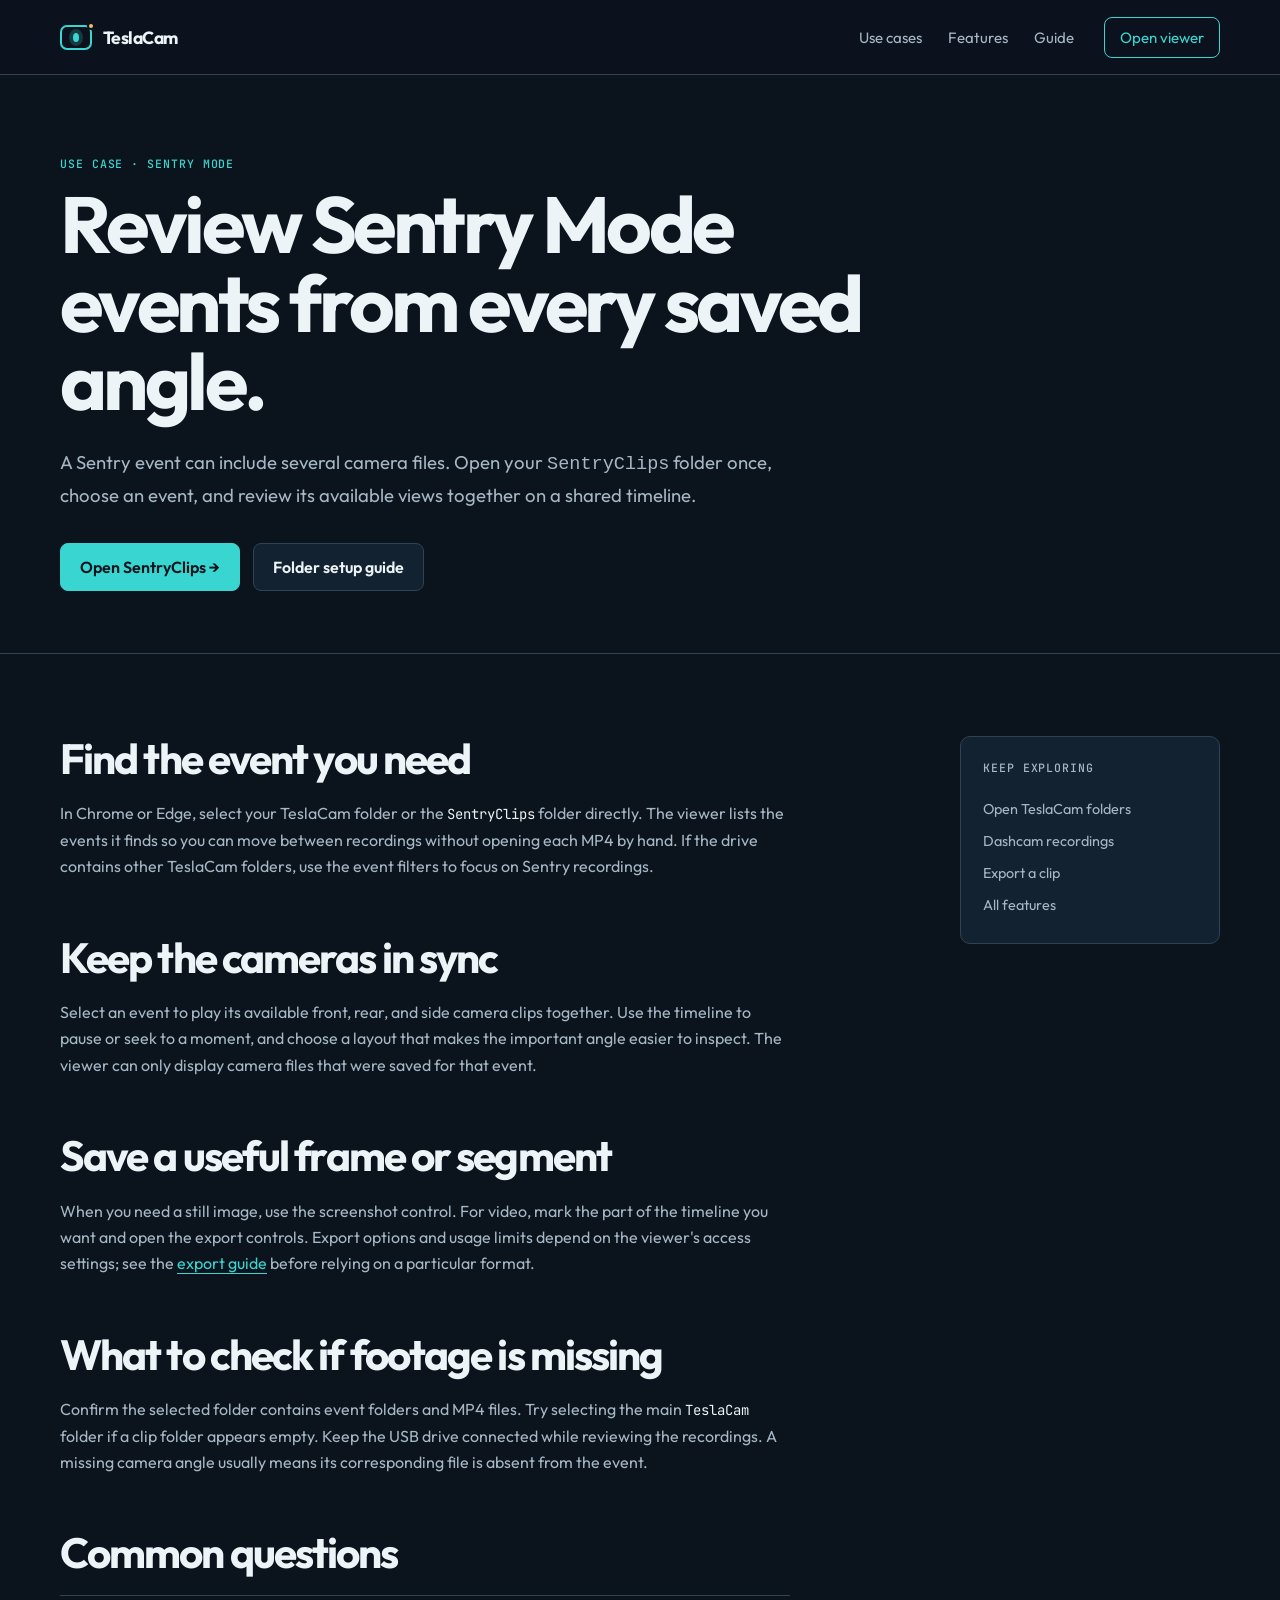
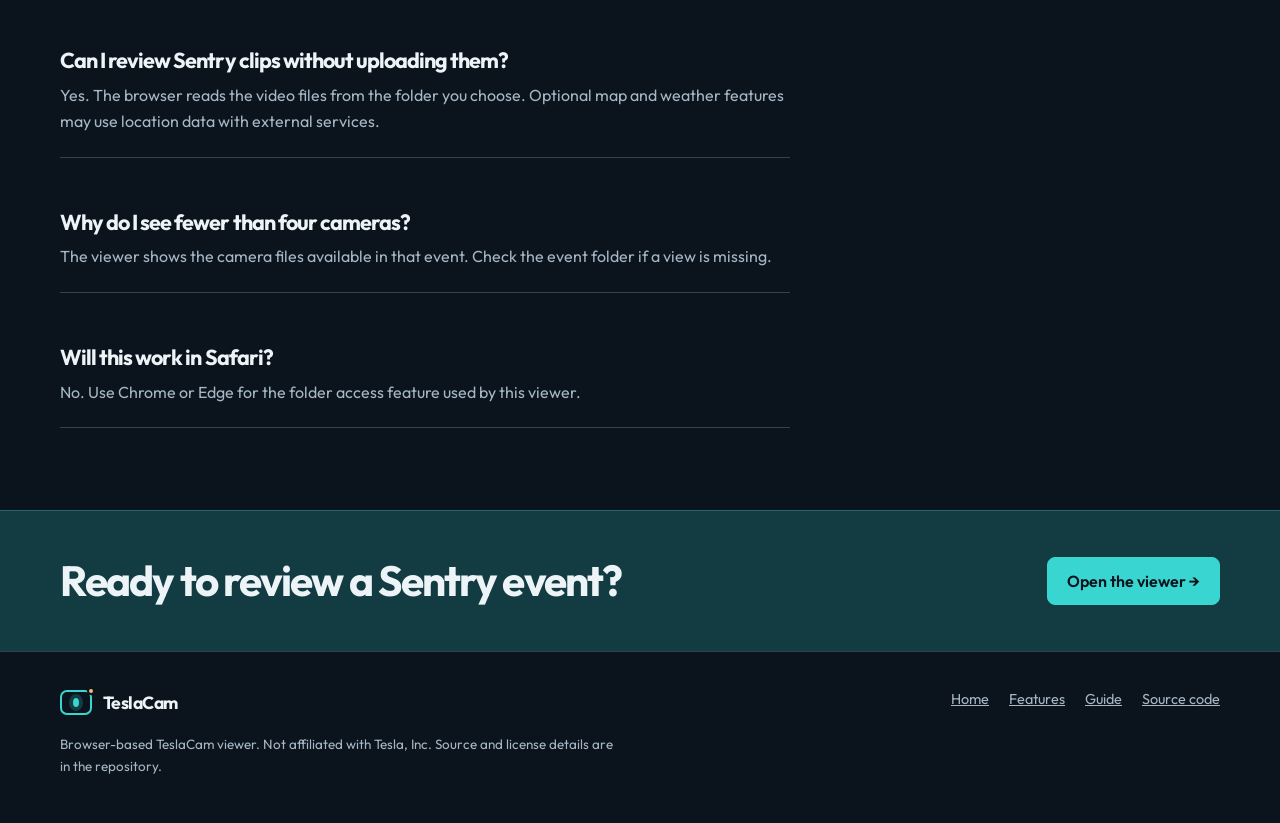
<file: use-cases/sentry-mode-viewer/index.html>
<!doctype html>
<html lang="en">
<head>
  <meta charset="utf-8">
  <meta name="viewport" content="width=device-width, initial-scale=1">
  <title>Tesla Sentry Mode Viewer for SentryClips | TeslaCam</title>
  <meta name="description" content="Open Tesla Sentry Mode recordings in your browser. Browse SentryClips by event and review available camera angles on a shared timeline without uploading video.">
  <meta name="theme-color" content="#0b131d">
  <link rel="canonical" href="https://teslacam.io/use-cases/sentry-mode-viewer/">
  <link rel="icon" type="image/svg+xml" href="/favicon.svg">
  <link rel="stylesheet" href="/styles/site.css">
  <meta property="og:type" content="website">
  <meta property="og:site_name" content="TeslaCam">
  <meta property="og:title" content="Tesla Sentry Mode Viewer for SentryClips">
  <meta property="og:description" content="Review Sentry Mode events and their available camera angles together in your browser.">
  <meta property="og:url" content="https://teslacam.io/use-cases/sentry-mode-viewer/">
  <meta name="twitter:card" content="summary">
  <script type="application/ld+json">
  {"@context":"https://schema.org","@type":"WebPage","name":"Tesla Sentry Mode Viewer","url":"https://teslacam.io/use-cases/sentry-mode-viewer/","isPartOf":{"@type":"WebSite","name":"TeslaCam","url":"https://teslacam.io/"}}
  </script>
<script defer src="/js/clarity.js"></script></head>
<body>
  <a class="skip-link" href="#main">Skip to content</a>
  <header class="site-header"><div class="wrap header-inner"><a class="brand" href="/" aria-label="TeslaCam home"><span class="brand-mark" aria-hidden="true"></span>TeslaCam</a><nav class="site-nav" aria-label="Main navigation"><a href="/#use-cases">Use cases</a><a href="/features/">Features</a><a href="/guides/open-tesla-dashcam-footage/">Guide</a><a class="nav-cta" href="/viewer.html">Open viewer</a></nav></div></header>
  <main id="main">
    <section class="page-hero"><div class="wrap"><p class="eyebrow">Use case · Sentry Mode</p><h1>Review Sentry Mode events from every saved angle.</h1><p class="lead">A Sentry event can include several camera files. Open your <code>SentryClips</code> folder once, choose an event, and review its available views together on a shared timeline.</p><div class="hero-actions"><a class="button button-primary" href="/viewer.html">Open SentryClips →</a><a class="button button-secondary" href="/guides/open-tesla-dashcam-footage/">Folder setup guide</a></div></div></section>
    <section class="section"><div class="wrap content-grid"><article class="prose">
      <h2>Find the event you need</h2><p>In Chrome or Edge, select your TeslaCam folder or the <code>SentryClips</code> folder directly. The viewer lists the events it finds so you can move between recordings without opening each MP4 by hand. If the drive contains other TeslaCam folders, use the event filters to focus on Sentry recordings.</p>
      <h2>Keep the cameras in sync</h2><p>Select an event to play its available front, rear, and side camera clips together. Use the timeline to pause or seek to a moment, and choose a layout that makes the important angle easier to inspect. The viewer can only display camera files that were saved for that event.</p>
      <h2>Save a useful frame or segment</h2><p>When you need a still image, use the screenshot control. For video, mark the part of the timeline you want and open the export controls. Export options and usage limits depend on the viewer's access settings; see the <a href="/use-cases/export-tesla-dashcam-video/">export guide</a> before relying on a particular format.</p>
      <h2>What to check if footage is missing</h2><p>Confirm the selected folder contains event folders and MP4 files. Try selecting the main <code>TeslaCam</code> folder if a clip folder appears empty. Keep the USB drive connected while reviewing the recordings. A missing camera angle usually means its corresponding file is absent from the event.</p>
      <h2>Common questions</h2><div class="faq"><div class="faq-item"><h3>Can I review Sentry clips without uploading them?</h3><p>Yes. The browser reads the video files from the folder you choose. Optional map and weather features may use location data with external services.</p></div><div class="faq-item"><h3>Why do I see fewer than four cameras?</h3><p>The viewer shows the camera files available in that event. Check the event folder if a view is missing.</p></div><div class="faq-item"><h3>Will this work in Safari?</h3><p>No. Use Chrome or Edge for the folder access feature used by this viewer.</p></div></div>
    </article><nav class="toc" aria-label="Related pages"><p class="label">Keep exploring</p><a href="/guides/open-tesla-dashcam-footage/">Open TeslaCam folders</a><a href="/use-cases/tesla-dashcam-viewer/">Dashcam recordings</a><a href="/use-cases/export-tesla-dashcam-video/">Export a clip</a><a href="/features/">All features</a></nav></div></section>
    <section class="cta-band"><div class="wrap cta-inner"><h2>Ready to review a Sentry event?</h2><a class="button button-primary" href="/viewer.html">Open the viewer →</a></div></section>
  </main>
  <footer class="site-footer"><div class="wrap footer-inner"><div><a class="brand" href="/"><span class="brand-mark" aria-hidden="true"></span>TeslaCam</a><p>Browser-based TeslaCam viewer. Not affiliated with Tesla, Inc. Source and license details are in the repository.</p></div><nav class="footer-links" aria-label="Footer navigation"><a href="/">Home</a><a href="/features/">Features</a><a href="/guides/open-tesla-dashcam-footage/">Guide</a><a href="https://github.com/Lynsea/TeslaCamViewer">Source code</a></nav></div></footer>
</body>
</html>
</file>
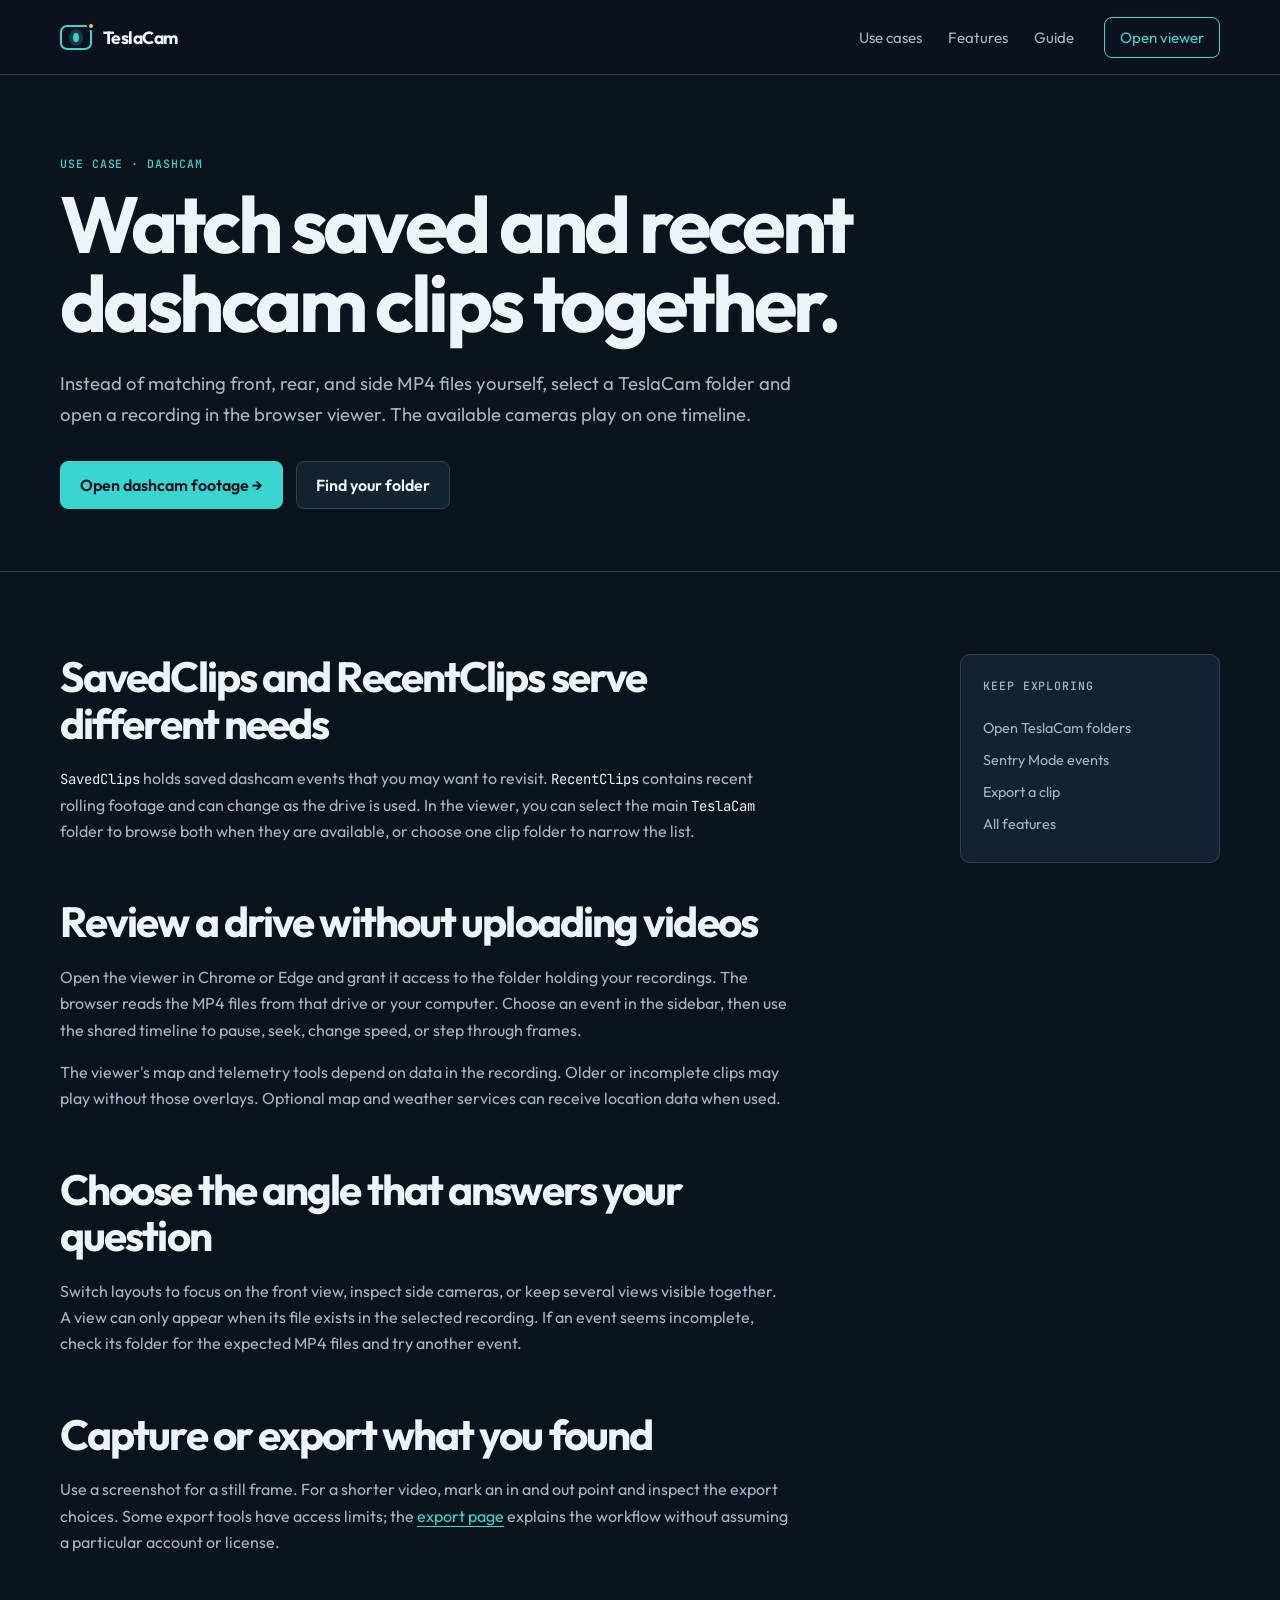
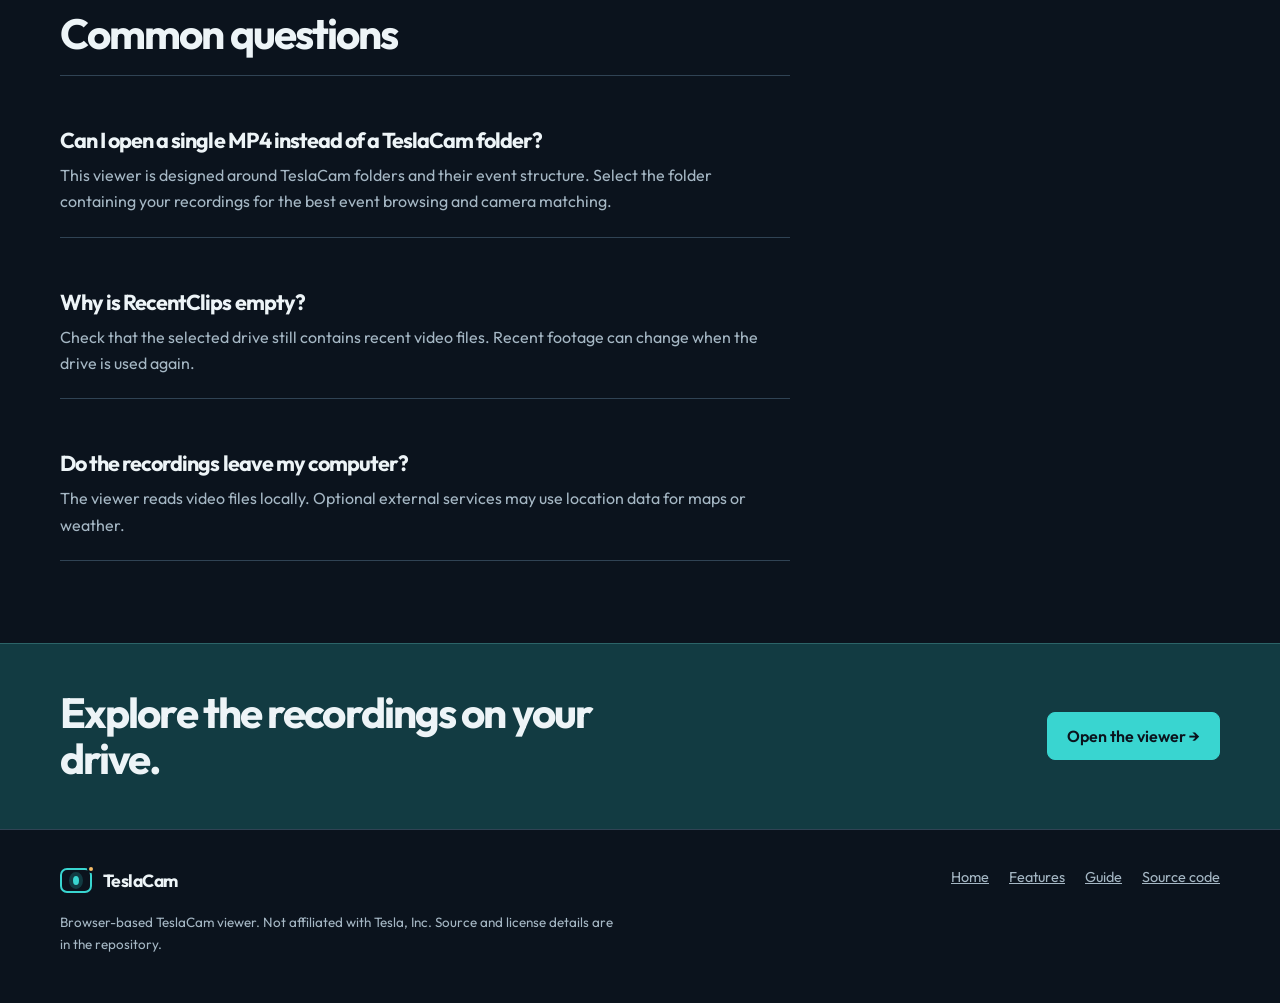
<file: use-cases/tesla-dashcam-viewer/index.html>
<!doctype html>
<html lang="en">
<head>
  <meta charset="utf-8">
  <meta name="viewport" content="width=device-width, initial-scale=1">
  <title>Tesla Dashcam Viewer for SavedClips &amp; RecentClips | TeslaCam</title>
  <meta name="description" content="Browse Tesla dashcam SavedClips and RecentClips in Chrome or Edge. Watch synchronized camera footage, inspect the timeline, and keep MP4 files on your device.">
  <meta name="theme-color" content="#0b131d">
  <link rel="canonical" href="https://teslacam.io/use-cases/tesla-dashcam-viewer/">
  <link rel="icon" type="image/svg+xml" href="/favicon.svg">
  <link rel="stylesheet" href="/styles/site.css">
  <meta property="og:type" content="website">
  <meta property="og:site_name" content="TeslaCam">
  <meta property="og:title" content="Tesla Dashcam Viewer for SavedClips &amp; RecentClips">
  <meta property="og:description" content="Watch saved and recent Tesla dashcam recordings with synchronized camera views.">
  <meta property="og:url" content="https://teslacam.io/use-cases/tesla-dashcam-viewer/">
  <meta name="twitter:card" content="summary">
  <script type="application/ld+json">
  {"@context":"https://schema.org","@type":"WebPage","name":"Tesla Dashcam Viewer for SavedClips and RecentClips","url":"https://teslacam.io/use-cases/tesla-dashcam-viewer/","isPartOf":{"@type":"WebSite","name":"TeslaCam","url":"https://teslacam.io/"}}
  </script>
<script defer src="/js/clarity.js"></script></head>
<body>
  <a class="skip-link" href="#main">Skip to content</a>
  <header class="site-header"><div class="wrap header-inner"><a class="brand" href="/" aria-label="TeslaCam home"><span class="brand-mark" aria-hidden="true"></span>TeslaCam</a><nav class="site-nav" aria-label="Main navigation"><a href="/#use-cases">Use cases</a><a href="/features/">Features</a><a href="/guides/open-tesla-dashcam-footage/">Guide</a><a class="nav-cta" href="/viewer.html">Open viewer</a></nav></div></header>
  <main id="main">
    <section class="page-hero"><div class="wrap"><p class="eyebrow">Use case · Dashcam</p><h1>Watch saved and recent dashcam clips together.</h1><p class="lead">Instead of matching front, rear, and side MP4 files yourself, select a TeslaCam folder and open a recording in the browser viewer. The available cameras play on one timeline.</p><div class="hero-actions"><a class="button button-primary" href="/viewer.html">Open dashcam footage →</a><a class="button button-secondary" href="/guides/open-tesla-dashcam-footage/">Find your folder</a></div></div></section>
    <section class="section"><div class="wrap content-grid"><article class="prose">
      <h2>SavedClips and RecentClips serve different needs</h2><p><code>SavedClips</code> holds saved dashcam events that you may want to revisit. <code>RecentClips</code> contains recent rolling footage and can change as the drive is used. In the viewer, you can select the main <code>TeslaCam</code> folder to browse both when they are available, or choose one clip folder to narrow the list.</p>
      <h2>Review a drive without uploading videos</h2><p>Open the viewer in Chrome or Edge and grant it access to the folder holding your recordings. The browser reads the MP4 files from that drive or your computer. Choose an event in the sidebar, then use the shared timeline to pause, seek, change speed, or step through frames.</p>
      <p>The viewer's map and telemetry tools depend on data in the recording. Older or incomplete clips may play without those overlays. Optional map and weather services can receive location data when used.</p>
      <h2>Choose the angle that answers your question</h2><p>Switch layouts to focus on the front view, inspect side cameras, or keep several views visible together. A view can only appear when its file exists in the selected recording. If an event seems incomplete, check its folder for the expected MP4 files and try another event.</p>
      <h2>Capture or export what you found</h2><p>Use a screenshot for a still frame. For a shorter video, mark an in and out point and inspect the export choices. Some export tools have access limits; the <a href="/use-cases/export-tesla-dashcam-video/">export page</a> explains the workflow without assuming a particular account or license.</p>
      <h2>Common questions</h2><div class="faq"><div class="faq-item"><h3>Can I open a single MP4 instead of a TeslaCam folder?</h3><p>This viewer is designed around TeslaCam folders and their event structure. Select the folder containing your recordings for the best event browsing and camera matching.</p></div><div class="faq-item"><h3>Why is RecentClips empty?</h3><p>Check that the selected drive still contains recent video files. Recent footage can change when the drive is used again.</p></div><div class="faq-item"><h3>Do the recordings leave my computer?</h3><p>The viewer reads video files locally. Optional external services may use location data for maps or weather.</p></div></div>
    </article><nav class="toc" aria-label="Related pages"><p class="label">Keep exploring</p><a href="/guides/open-tesla-dashcam-footage/">Open TeslaCam folders</a><a href="/use-cases/sentry-mode-viewer/">Sentry Mode events</a><a href="/use-cases/export-tesla-dashcam-video/">Export a clip</a><a href="/features/">All features</a></nav></div></section>
    <section class="cta-band"><div class="wrap cta-inner"><h2>Explore the recordings on your drive.</h2><a class="button button-primary" href="/viewer.html">Open the viewer →</a></div></section>
  </main>
  <footer class="site-footer"><div class="wrap footer-inner"><div><a class="brand" href="/"><span class="brand-mark" aria-hidden="true"></span>TeslaCam</a><p>Browser-based TeslaCam viewer. Not affiliated with Tesla, Inc. Source and license details are in the repository.</p></div><nav class="footer-links" aria-label="Footer navigation"><a href="/">Home</a><a href="/features/">Features</a><a href="/guides/open-tesla-dashcam-footage/">Guide</a><a href="https://github.com/Lynsea/TeslaCamViewer">Source code</a></nav></div></footer>
</body>
</html>
</file>
<file: styles/site.css>
@import url('https://fonts.googleapis.com/css2?family=JetBrains+Mono:wght@400;500;600&family=Outfit:wght@400;500;600;700&display=swap');

:root {
  color-scheme: dark;
  --night: #0b131d;
  --panel: #132231;
  --panel-soft: #192a3a;
  --line: #304354;
  --text: #edf4f7;
  --muted: #a5b7c4;
  --signal: #39d5d0;
  --signal-dark: #123b42;
  --amber: #f7bc68;
  font-family: 'Outfit', system-ui, sans-serif;
  background: var(--night);
  color: var(--text);
}

*, *::before, *::after { box-sizing: border-box; }
html { scroll-behavior: smooth; }
body { margin: 0; }
a { color: inherit; }
button, a { -webkit-tap-highlight-color: transparent; }
a:focus-visible { outline: 3px solid var(--signal); outline-offset: 4px; }
img { max-width: 100%; }
.skip-link { position: absolute; top: -100px; left: 16px; z-index: 20; padding: 12px 16px; background: var(--signal); color: var(--night); }
.skip-link:focus { top: 12px; }
.wrap { width: min(1160px, calc(100% - 48px)); margin-inline: auto; }
.site-header { border-bottom: 1px solid var(--line); background: rgba(11, 19, 29, .94); }
.header-inner { min-height: 74px; display: flex; align-items: center; gap: 34px; }
.brand { display: inline-flex; align-items: center; gap: 11px; text-decoration: none; font-weight: 700; font-size: 1.1rem; letter-spacing: -.03em; white-space: nowrap; }
.brand-mark { position: relative; width: 32px; height: 25px; border: 2px solid var(--signal); border-radius: 7px; }
.brand-mark::before { content: ''; position: absolute; inset: 6px 11px; background: var(--signal); border-radius: 50%; box-shadow: 0 0 0 4px var(--signal-dark); }
.brand-mark::after { content: ''; position: absolute; top: -5px; right: -5px; width: 8px; height: 8px; background: var(--amber); border: 2px solid var(--night); border-radius: 50%; }
.site-nav { display: flex; align-items: center; gap: 26px; margin-left: auto; }
.site-nav a { color: var(--muted); text-decoration: none; font-size: .94rem; }
.site-nav a[aria-current='page'], .site-nav a:hover { color: var(--text); }
.nav-cta { margin-left: 4px; padding: 10px 15px; border: 1px solid var(--signal); border-radius: 8px; color: var(--signal) !important; }
.nav-cta:hover { background: var(--signal-dark); }
.eyebrow, .kicker, .label { font-family: 'JetBrains Mono', monospace; font-size: .72rem; font-weight: 500; line-height: 1.6; letter-spacing: .08em; text-transform: uppercase; }
.eyebrow { color: var(--signal); }
.kicker, .label { color: var(--muted); }
h1, h2, h3, p { margin-top: 0; }
h1, h2, h3 { letter-spacing: -.045em; }
h1 { font-size: clamp(3.1rem, 6.2vw, 5.9rem); line-height: .99; margin-bottom: 26px; max-width: 840px; }
h2 { font-size: clamp(2rem, 3.3vw, 3.1rem); line-height: 1.1; margin-bottom: 18px; }
h3 { font-size: 1.35rem; line-height: 1.2; margin-bottom: 12px; }
p { color: var(--muted); line-height: 1.65; }
.lead { font-size: 1.16rem; max-width: 620px; }
.hero { padding-block: clamp(68px, 10vw, 128px) 88px; }
.hero-grid { display: grid; grid-template-columns: 1.03fr .97fr; align-items: center; gap: 68px; }
.hero-actions, .inline-actions { display: flex; flex-wrap: wrap; align-items: center; gap: 13px; margin-top: 32px; }
.button { display: inline-flex; align-items: center; justify-content: center; min-height: 48px; padding: 12px 19px; border: 1px solid var(--line); border-radius: 8px; text-decoration: none; font-weight: 600; transition: transform .18s ease, background .18s ease, border-color .18s ease; }
.button:hover { transform: translateY(-2px); border-color: var(--signal); }
.button-primary { background: var(--signal); border-color: var(--signal); color: var(--night); }
.button-primary:hover { background: #73e8e3; }
.button-secondary { background: var(--panel); }
.note { margin-top: 18px; font-size: .88rem; }
.viewfinder { padding: 14px; border: 1px solid #466171; border-radius: 14px; background: #09131c; box-shadow: 0 28px 70px rgba(0,0,0,.27); transform: rotate(1.4deg); }
.viewfinder-top, .viewfinder-bottom { display: flex; justify-content: space-between; align-items: center; gap: 10px; font: 500 .69rem/1.5 'JetBrains Mono', monospace; letter-spacing: .04em; color: #a7c2cf; }
.viewfinder-top { padding: 3px 3px 12px; }
.viewfinder-bottom { padding: 12px 3px 2px; }
.record-dot { display: inline-block; width: 7px; height: 7px; margin-right: 7px; border-radius: 50%; background: #ff796f; box-shadow: 0 0 0 3px rgba(255,121,111,.16); }
.camera-grid { display: grid; grid-template-columns: repeat(2, 1fr); gap: 6px; }
.camera { position: relative; min-height: 128px; overflow: hidden; border: 1px solid #3b5668; border-radius: 4px; background: linear-gradient(165deg, #233f50 0%, #213848 43%, #172a3b 44%, #152736 100%); }
.camera::before { content: ''; position: absolute; left: -10%; right: -10%; bottom: 0; height: 33%; background: linear-gradient(176deg, transparent 5%, #566c79 6%, #3b5361 10%, #263c4a 11%, #0e1f2c 100%); clip-path: polygon(0 100%, 36% 0, 64% 0, 100% 100%); }
.camera::after { content: ''; position: absolute; width: 15%; height: 18%; left: 43%; bottom: 20%; border-radius: 12px 12px 3px 3px; background: #7d9aab; box-shadow: 0 3px 0 #162b38; }
.camera:nth-child(2) { background: linear-gradient(160deg, #2c4351, #253c4b 50%, #142d3a 51%); }
.camera:nth-child(3) { background: linear-gradient(200deg, #2c4655, #213847 49%, #132936 50%); }
.camera:nth-child(4) { background: linear-gradient(180deg, #263f4e, #1b3444 50%, #182a38 51%); }
.camera-label { position: absolute; top: 9px; left: 10px; z-index: 1; padding: 3px 6px; background: rgba(4,14,22,.68); color: #e7f4f8; border-radius: 3px; font: .6rem 'JetBrains Mono', monospace; }
.timeline-demo { display: flex; gap: 3px; align-items: center; height: 20px; border-radius: 3px; background: #243b4b; overflow: hidden; }
.timeline-demo span { height: 5px; background: #527484; border-radius: 4px; }
.timeline-demo span:nth-child(1) { width: 18%; margin-left: 8px; }
.timeline-demo span:nth-child(2) { width: 27%; background: var(--signal); }
.timeline-demo span:nth-child(3) { width: 40%; }
.section { padding-block: 82px; border-top: 1px solid var(--line); }
.section-intro { max-width: 710px; margin-bottom: 38px; }
.section-intro p:last-child { margin-bottom: 0; }
.feature-grid, .guide-grid { display: grid; grid-template-columns: repeat(3, 1fr); gap: 14px; }
.card { padding: 28px; border: 1px solid var(--line); border-radius: 10px; background: var(--panel); }
.card .label { color: var(--signal); margin-bottom: 26px; }
.card p:last-child { margin-bottom: 0; }
.card-link { display: inline-block; margin-top: 12px; color: var(--signal); text-underline-offset: 4px; }
.split { display: grid; grid-template-columns: .8fr 1.2fr; gap: 72px; align-items: start; }
.steps { margin: 0; padding: 0; list-style: none; border-top: 1px solid var(--line); }
.steps li { display: grid; grid-template-columns: 60px 1fr; gap: 18px; padding-block: 22px; border-bottom: 1px solid var(--line); }
.steps .step-number { color: var(--signal); font: .8rem 'JetBrains Mono', monospace; padding-top: 5px; }
.steps h3 { margin-bottom: 6px; }
.steps p { margin-bottom: 0; }
.callout { padding: 30px; border-left: 3px solid var(--amber); background: var(--panel); }
.callout p:last-child { margin-bottom: 0; }
.cta-band { padding: 46px 0; background: var(--signal-dark); border-top: 1px solid #2c6468; }
.cta-inner { display: flex; justify-content: space-between; gap: 24px; align-items: center; }
.cta-inner h2 { max-width: 600px; margin-bottom: 0; }
.site-footer { padding: 38px 0 48px; border-top: 1px solid var(--line); }
.footer-inner { display: flex; justify-content: space-between; gap: 40px; align-items: start; }
.footer-inner p { max-width: 560px; margin: 14px 0 0; font-size: .84rem; }
.footer-links { display: flex; flex-wrap: wrap; gap: 20px; font-size: .9rem; }
.footer-links a { color: var(--muted); }
.page-hero { padding-block: 80px 62px; }
.page-hero h1 { max-width: 900px; }
.page-hero .lead { max-width: 740px; }
.content-grid { display: grid; grid-template-columns: minmax(0, 1fr) 260px; gap: 72px; }
.prose { max-width: 730px; }
.prose h2 { margin-top: 55px; }
.prose h2:first-child { margin-top: 0; }
.prose h3 { margin-top: 30px; }
.prose ul, .prose ol { color: var(--muted); line-height: 1.7; padding-left: 24px; }
.prose li + li { margin-top: 8px; }
.prose strong { color: var(--text); font-weight: 600; }
.prose a { color: var(--signal); text-underline-offset: 4px; }
.prose code { font-family: 'JetBrains Mono', monospace; font-size: .87em; color: var(--text); }
.toc { position: sticky; top: 24px; align-self: start; padding: 22px; border: 1px solid var(--line); border-radius: 10px; background: var(--panel); }
.toc .label { margin: 0 0 16px; }
.toc a { display: block; padding-block: 7px; color: var(--muted); text-decoration: none; font-size: .9rem; }
.toc a:hover { color: var(--signal); }
.faq { border-top: 1px solid var(--line); }
.faq-item { padding-block: 22px; border-bottom: 1px solid var(--line); }
.faq-item h3 { margin-bottom: 8px; }
.faq-item p { margin-bottom: 0; }

@media (max-width: 900px) {
  .hero-grid, .split, .content-grid { grid-template-columns: 1fr; gap: 38px; }
  .hero-grid { gap: 50px; }
  .viewfinder { max-width: 620px; transform: none; }
  .toc { position: static; }
}
@media (max-width: 700px) {
  .wrap { width: min(100% - 32px, 1160px); }
  .header-inner { flex-wrap: wrap; padding-block: 15px; gap: 12px; }
  .site-nav { order: 2; width: 100%; gap: 8px; justify-content: space-between; }
  .site-nav a { font-size: .83rem; }
  .nav-cta { padding: 7px 9px; }
  .hero { padding-block: 62px 64px; }
  .section { padding-block: 60px; }
  .feature-grid, .guide-grid { grid-template-columns: 1fr; }
  .camera { min-height: 100px; }
  .cta-inner, .footer-inner { flex-direction: column; align-items: stretch; }
  .page-hero { padding-block: 58px 42px; }
}
@media (prefers-reduced-motion: reduce) {
  html { scroll-behavior: auto; }
  .button { transition: none; }
  .button:hover { transform: none; }
}
</file>
